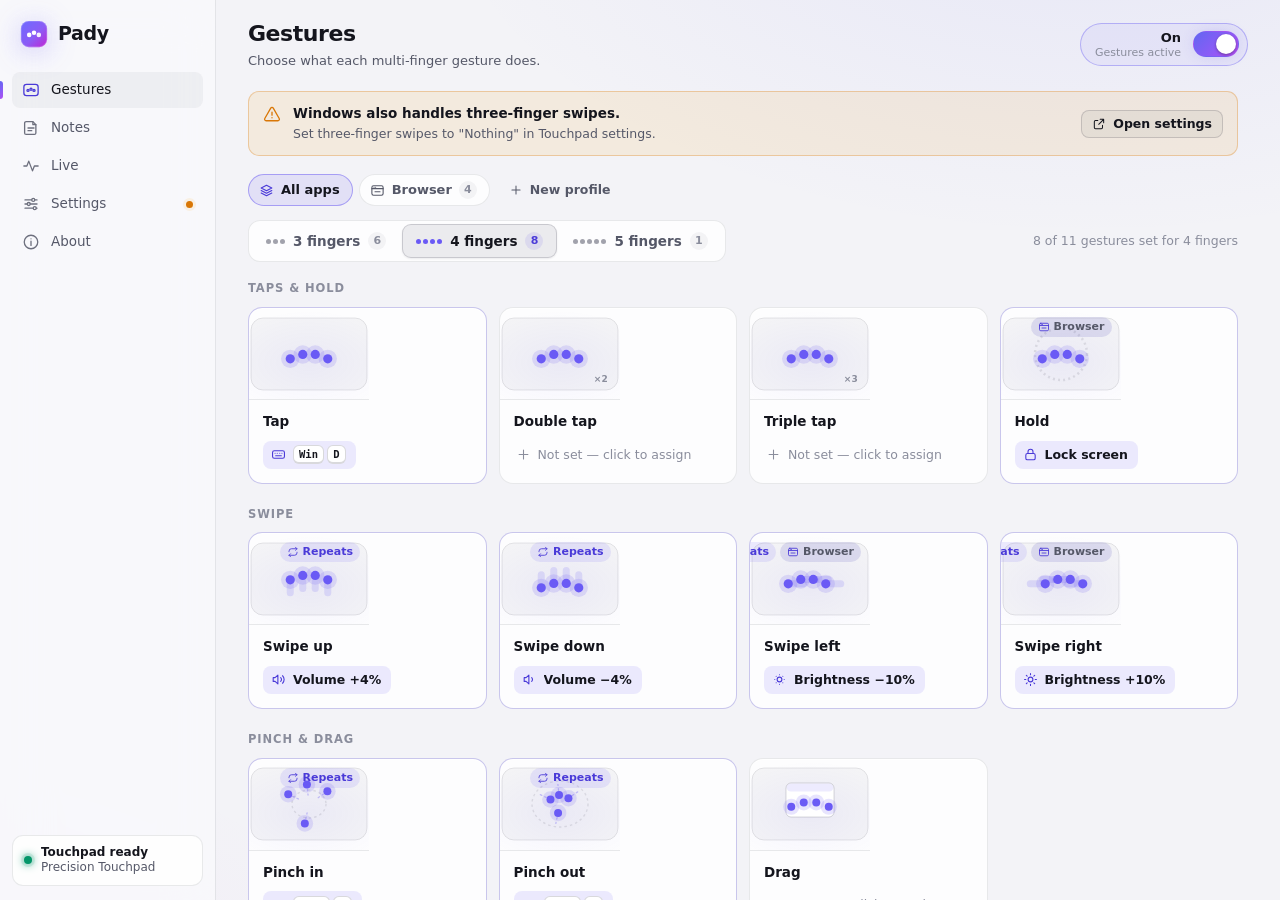
<file: crates/pady-app/ui/index.html>
<!doctype html>
<html lang="en">
<head>
  <meta charset="utf-8">
  <meta name="viewport" content="width=device-width, initial-scale=1">
  <meta name="color-scheme" content="dark light">
  <title>Pady</title>
  <link rel="icon" href="logo.svg" type="image/svg+xml">
  <link rel="stylesheet" href="styles.css">
</head>
<body>
  <div class="app" id="app">
    <aside class="sidebar">
      <div class="brand">
        <span class="brand-mark" aria-hidden="true">
          <svg viewBox="0 0 32 32" width="28" height="28">
            <defs>
              <linearGradient id="brand-g" x1="0" y1="0" x2="1" y2="1">
                <stop offset="0" stop-color="#6d6bff"/>
                <stop offset=".55" stop-color="#8b5cf6"/>
                <stop offset="1" stop-color="#c026d3"/>
              </linearGradient>
            </defs>
            <rect x="1" y="1" width="30" height="30" rx="9" fill="url(#brand-g)"/>
            <rect x="1.5" y="1.5" width="29" height="29" rx="8.5" fill="none" stroke="#fff" stroke-opacity=".22"/>
            <circle cx="10.5" cy="17" r="2.6" fill="#fff"/>
            <circle cx="16" cy="14.6" r="2.6" fill="#fff"/>
            <circle cx="21.5" cy="17" r="2.6" fill="#fff" fill-opacity=".9"/>
          </svg>
        </span>
        <span class="brand-word">Pady</span>
        <span class="beta-badge" id="beta-badge" title="A beta: new things to try, maybe rough edges" hidden>Beta</span>
      </div>

      <nav class="nav" aria-label="Main">
        <button class="nav-item" type="button" data-page="gestures" data-icon="gestures"><span class="nav-label">Gestures</span></button>
        <button class="nav-item" type="button" data-page="glyphs" data-icon="glyph"><span class="nav-label">Glyphs</span></button>
        <button class="nav-item" type="button" data-page="notes" data-icon="note"><span class="nav-label">Notes</span></button>
        <button class="nav-item" type="button" data-page="live" data-icon="live"><span class="nav-label">Live</span></button>
        <button class="nav-item" type="button" data-page="settings" data-icon="settings"><span class="nav-label">Settings</span><span class="nav-dot" id="settings-dot" hidden title="Needs attention"></span></button>
        <button class="nav-item" type="button" data-page="about" data-icon="info"><span class="nav-label">About</span></button>
      </nav>

      <div class="sidebar-foot">
        <div class="device-pill" id="device-pill" role="status"></div>
      </div>
    </aside>

    <main class="main">
      <header class="topbar">
        <div class="topbar-titles">
          <h1 id="page-title">Gestures</h1>
          <p id="page-sub" class="muted"></p>
        </div>
        <div class="topbar-actions">
          <span class="save-flag" id="save-flag" aria-live="polite"></span>
          <label class="master" id="master">
            <span class="master-text">
              <span class="master-state" id="master-state">On</span>
              <span class="master-hint" id="master-hint">Gestures active</span>
            </span>
            <span class="switch switch--lg">
              <input type="checkbox" role="switch" id="master-switch" aria-label="Enable Pady">
              <span class="switch-track"><span class="switch-thumb"></span></span>
            </span>
          </label>
        </div>
      </header>

      <div class="content" id="content">
        <section class="page" id="page-gestures" data-title="Gestures" data-sub="Choose what each multi-finger gesture does." hidden></section>
        <section class="page" id="page-glyphs" data-title="Glyphs" data-sub="Draw a glyph with two fingers to run any action." hidden></section>
        <section class="page" id="page-notes" data-title="Notes" data-sub="Jot things down with a gesture, from any app." hidden></section>
        <section class="page" id="page-live" data-title="Live" data-sub="See exactly what Pady sees on your touchpad." hidden></section>
        <section class="page" id="page-settings" data-title="Settings" data-sub="Tune how gestures are recognised." hidden></section>
        <section class="page" id="page-about" data-title="About" data-sub="" hidden></section>
        <div class="boot" id="boot"><div class="boot-spinner"></div></div>
      </div>
    </main>
  </div>

  <div id="overlay-root"></div>
  <div class="toasts" id="toasts" aria-live="polite" aria-relevant="additions"></div>

  <!-- mock.js is inert inside Tauri (it returns early when window.__TAURI__ exists). -->
  <script src="mock.js"></script>
  <script src="icons.js"></script>
  <script src="model.js"></script>
  <script src="app.js"></script>
</body>
</html>
</file>
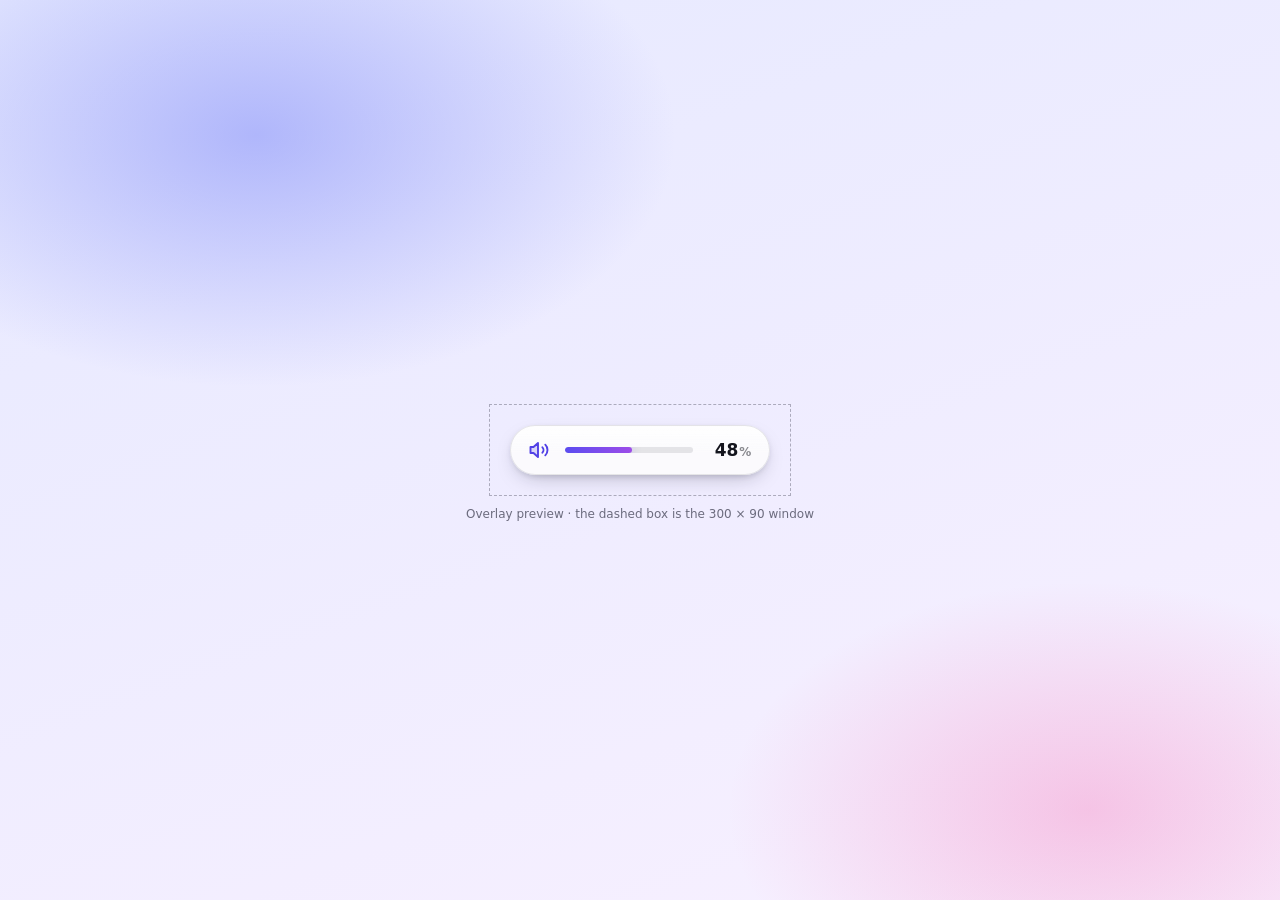
<file: crates/pady-app/ui/overlay.html>
<!doctype html>
<html lang="en">
<head>
  <meta charset="utf-8">
  <meta name="viewport" content="width=device-width, initial-scale=1">
  <!-- No color-scheme meta on purpose: a "dark" scheme can make the webview paint an
       opaque dark canvas behind a transparent window. Colours come from overlay.css. -->
  <title>Pady overlay</title>
  <link rel="stylesheet" href="overlay.css">
</head>
<body>
  <div class="stage">
    <div class="pill" id="pill" role="status" aria-live="polite" aria-atomic="true">
      <span class="pill-icon" id="pill-icon" aria-hidden="true"></span>
      <span class="pill-track" aria-hidden="true"><span class="pill-fill" id="pill-fill"></span></span>
      <span class="pill-value" aria-hidden="true"><span id="pill-num">0</span><span class="pill-unit">%</span></span>
      <span class="sr-only" id="pill-label"></span>
    </div>
    <p class="demo-caption" id="demo-caption" hidden>Overlay preview · the dashed box is the 300 × 90 window</p>
  </div>
  <script src="overlay.js"></script>
</body>
</html>
</file>
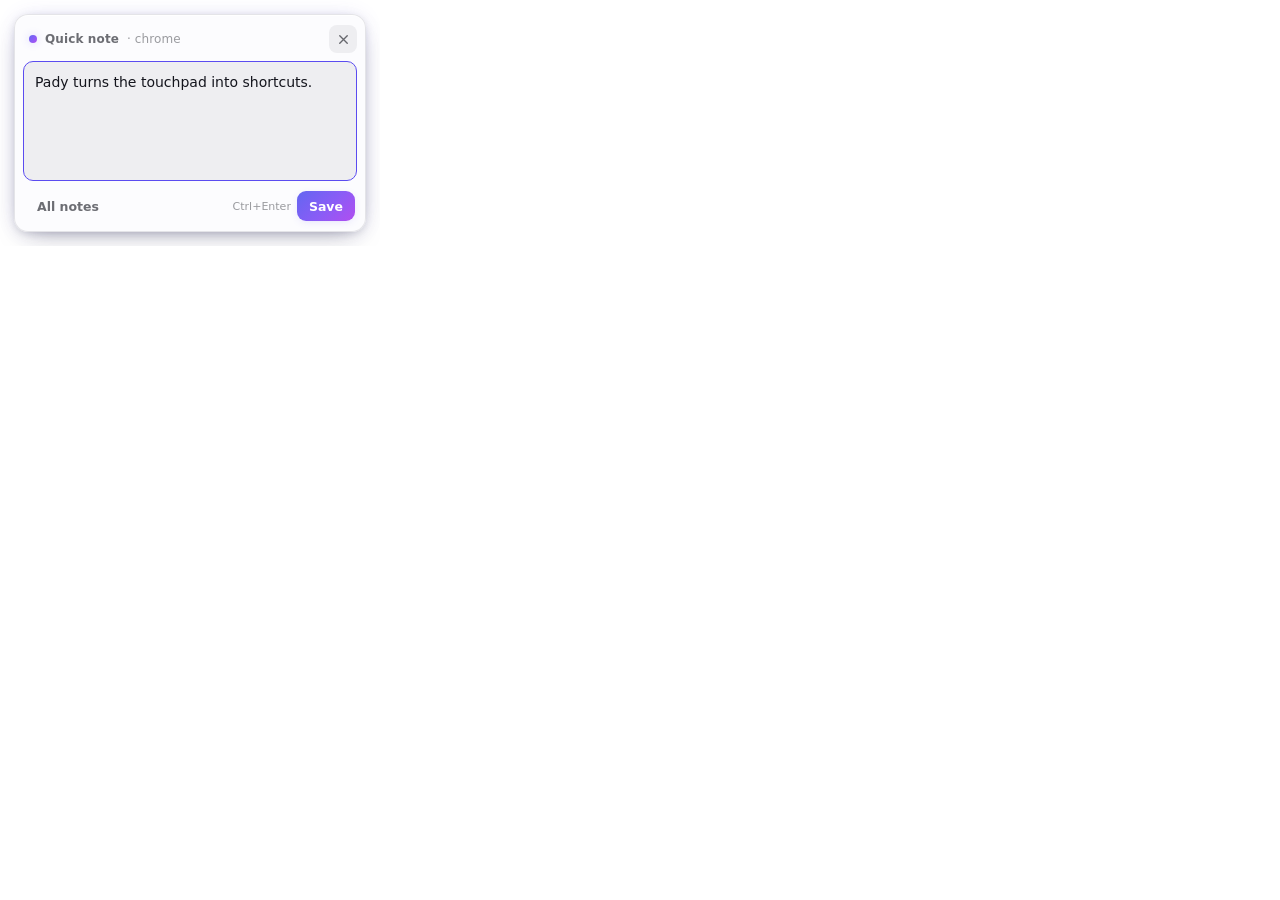
<file: crates/pady-app/ui/quick.html>
<!doctype html>
<html lang="en">
<head>
  <meta charset="utf-8">
  <meta name="viewport" content="width=device-width, initial-scale=1">
  <!-- No color-scheme meta: it can paint an opaque canvas behind the transparent window. -->
  <title>Pady quick note</title>
  <link rel="stylesheet" href="quick.css">
</head>
<body>
  <main class="card" id="card" tabindex="-1" role="dialog" aria-labelledby="title">
    <header class="head" title="Drag to move">
      <span class="dot" aria-hidden="true"></span>
      <span class="title" id="title">Quick note</span>
      <span class="source" id="source"></span>
      <button class="icon-btn" id="close" type="button" aria-label="Save and close (Esc)" title="Save and close (Esc)">
        <svg viewBox="0 0 24 24" width="15" height="15" aria-hidden="true"><path d="M6 6l12 12M18 6L6 18"/></svg>
      </button>
    </header>
    <section class="body">
      <textarea class="note-text" id="note" placeholder="Write something…" aria-label="Note" spellcheck="true"></textarea>
    </section>
    <footer class="foot" id="foot">
      <button class="btn btn--ghost" id="all" type="button">All notes</button>
      <span class="spacer"></span>
      <span class="hint" id="hint">Ctrl+Enter</span>
      <button class="btn btn--primary" id="save" type="button">Save</button>
    </footer>
  </main>
  <script src="quick.js"></script>
</body>
</html>
</file>
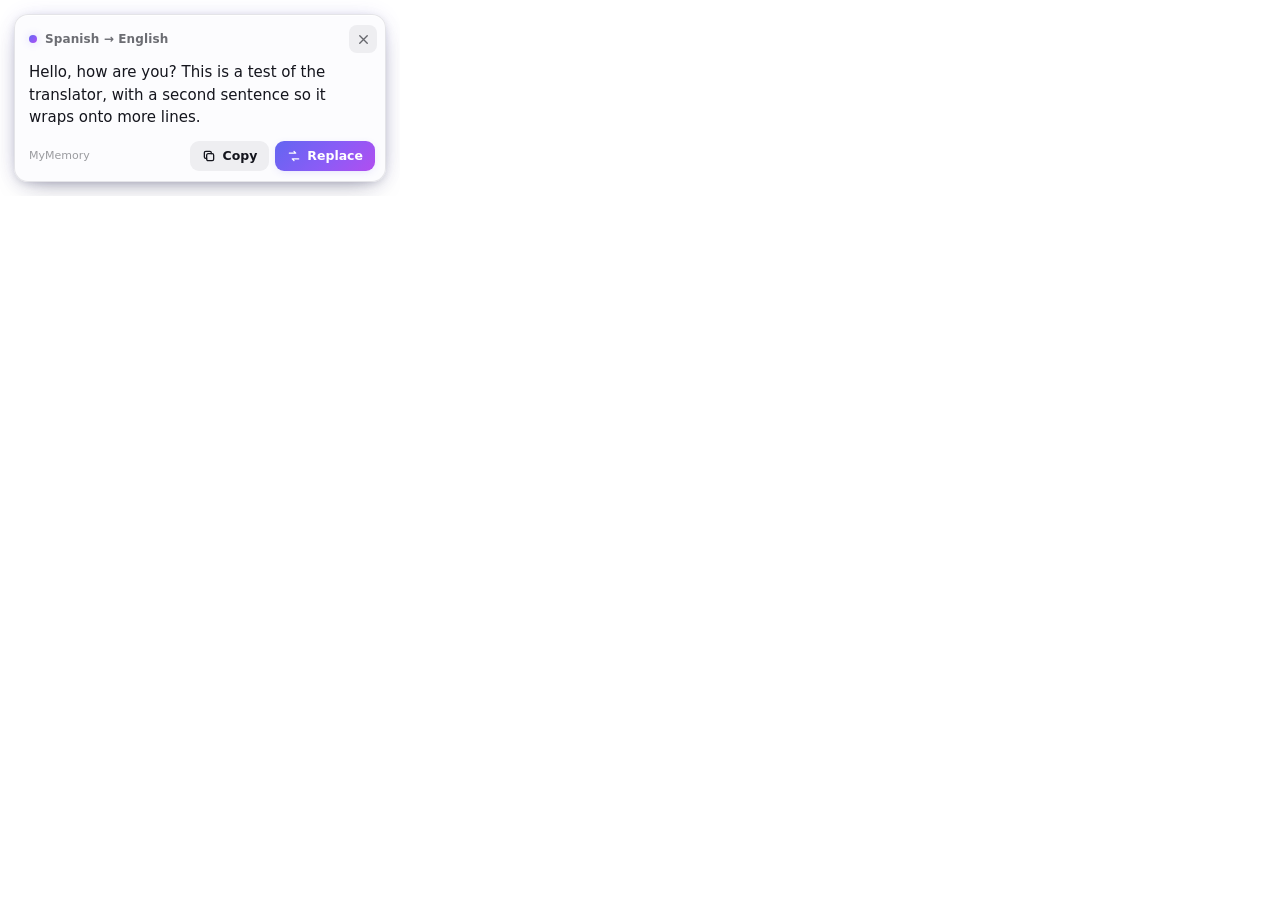
<file: crates/pady-app/ui/translate.html>
<!doctype html>
<html lang="en">
<head>
  <meta charset="utf-8">
  <meta name="viewport" content="width=device-width, initial-scale=1">
  <!-- No color-scheme meta: it can paint an opaque canvas behind the transparent window. -->
  <title>Pady translation</title>
  <link rel="stylesheet" href="translate.css">
</head>
<body>
  <main class="card" id="card" tabindex="-1" role="dialog" aria-labelledby="langs" aria-describedby="body">
    <header class="head" title="Drag to move">
      <span class="dot" aria-hidden="true"></span>
      <span class="langs" id="langs">Translating…</span>
      <button class="icon-btn" id="close" type="button" aria-label="Close (Esc)" title="Close (Esc)">
        <svg viewBox="0 0 24 24" width="15" height="15" aria-hidden="true"><path d="M6 6l12 12M18 6L6 18"/></svg>
      </button>
    </header>
    <section class="body" id="body" aria-live="polite"></section>
    <footer class="foot" id="foot">
      <span class="engine" id="engine"></span>
      <span class="spacer"></span>
      <button class="btn" id="copy" type="button" title="Copy the translation (Ctrl+C)">
        <svg viewBox="0 0 24 24" width="14" height="14" aria-hidden="true"><rect x="8" y="8" width="12" height="12" rx="2.5"/><path d="M16 8V6.5A2.5 2.5 0 0 0 13.5 4h-7A2.5 2.5 0 0 0 4 6.5v7A2.5 2.5 0 0 0 6.5 16H8"/></svg>
        <span>Copy</span>
      </button>
      <button class="btn btn--primary" id="replace" type="button" title="Put the translation in place of the selected text">
        <svg viewBox="0 0 24 24" width="14" height="14" aria-hidden="true"><path d="M4 7h11l-3-3M20 17H9l3 3"/></svg>
        <span>Replace</span>
      </button>
      <button class="btn btn--primary" id="retry" type="button" hidden>
        <svg viewBox="0 0 24 24" width="14" height="14" aria-hidden="true"><path d="M3.5 12a8.5 8.5 0 1 0 2.6-6.1L3.5 8.5"/><path d="M3.5 3.5v5h5"/></svg>
        <span>Try again</span>
      </button>
    </footer>
  </main>
  <script src="translate.js"></script>
</body>
</html>
</file>
<file: crates/pady-app/ui/styles.css>
/* =========================================================================
   Pady — styles
   Dark graphite by default, light theme via prefers-color-scheme
   (or html[data-theme] override used by the browser preview).
   ========================================================================= */

/* ---------- Tokens ---------- */
:root {
  color-scheme: dark;
  --font: "Segoe UI Variable Text", "Segoe UI", Inter, system-ui, -apple-system, Ubuntu, Cantarell, sans-serif;
  --font-display: "Segoe UI Variable Display", "Segoe UI Variable Text", "Segoe UI", Inter, system-ui, -apple-system, Ubuntu, Cantarell, sans-serif;
  --mono: "Cascadia Code", "Cascadia Mono", Consolas, "JetBrains Mono", "Ubuntu Mono", ui-monospace, monospace;

  --bg: #0b0c11;
  --bg-glow-1: rgb(99 102 241 / calc(0.13 * var(--glow-k, 1)));
  --bg-glow-2: rgb(168 85 247 / calc(0.08 * var(--glow-k, 1)));
  --sidebar: rgba(17, 18, 25, 0.72);
  --surface: rgba(255, 255, 255, 0.032);
  --surface-2: rgba(255, 255, 255, 0.055);
  --surface-3: rgba(255, 255, 255, 0.085);
  --surface-solid: #15161e;
  --surface-raised: #181922;
  --hover: rgba(255, 255, 255, 0.045);
  --border: rgba(255, 255, 255, 0.075);
  --border-strong: rgba(255, 255, 255, 0.13);
  --hairline-top: rgba(255, 255, 255, 0.06);

  --text: #ecedf4;
  --text-2: #a6a9b8;
  --text-3: #6f7283;

  --accent: #7c6cff;
  --accent-strong: #8f7dff;
  --accent-grad: linear-gradient(135deg, #6366f1 0%, #8b5cf6 55%, #b14ef0 100%);
  --accent-soft: rgba(124, 108, 255, 0.15);
  --accent-softer: rgba(124, 108, 255, 0.08);
  --accent-text: #b9b0ff;
  --accent-glow: rgb(124 108 255 / calc(0.45 * var(--glow-k, 1)));
  --on-accent: #ffffff;

  --green: #34d399;
  --green-soft: rgba(52, 211, 153, 0.12);
  --amber: #fbbf24;
  --amber-text: #fcd34d;
  --amber-soft: rgba(251, 191, 36, 0.1);
  --amber-border: rgba(251, 191, 36, 0.28);
  --red: #f87171;
  --red-soft: rgba(248, 113, 113, 0.12);

  --finger: #9d8fff;
  --finger-glow: rgb(141 125 255 / calc(0.55 * var(--glow-k, 1)));
  --illo-pad: rgba(255, 255, 255, 0.035);
  --illo-stroke: rgba(255, 255, 255, 0.09);

  --shadow-sm: 0 1px 2px rgba(0, 0, 0, 0.35);
  --shadow-md: 0 8px 24px -8px rgba(0, 0, 0, 0.55);
  --shadow-lg: 0 30px 80px -20px rgba(0, 0, 0, 0.7), 0 0 0 1px rgba(255, 255, 255, 0.04);
  --backdrop: rgba(6, 7, 10, 0.55);

  --r-sm: 8px;
  --r: 11px;
  --r-lg: 14px;
  --ease: cubic-bezier(0.2, 0.8, 0.2, 1);
  --ease-in-out: cubic-bezier(0.65, 0, 0.35, 1);
  --focus-ring: 0 0 0 2px var(--bg), 0 0 0 4px var(--accent-strong);
  --sidebar-w: 216px;
}

@media (prefers-color-scheme: light) {
  :root:not([data-theme="dark"]) {
    color-scheme: light;
    --bg: #f3f3f7;
    --bg-glow-1: rgb(99 102 241 / calc(0.09 * var(--glow-k, 1)));
    --bg-glow-2: rgb(192 38 211 / calc(0.05 * var(--glow-k, 1)));
    --sidebar: rgba(250, 250, 253, 0.75);
    --surface: rgba(255, 255, 255, 0.82);
    --surface-2: rgba(20, 22, 40, 0.045);
    --surface-3: rgba(20, 22, 40, 0.075);
    --surface-solid: #ffffff;
    --surface-raised: #ffffff;
    --hover: rgba(20, 22, 40, 0.04);
    --border: rgba(20, 22, 40, 0.09);
    --border-strong: rgba(20, 22, 40, 0.16);
    --hairline-top: rgba(255, 255, 255, 0.9);
    --text: #14151d;
    --text-2: #555868;
    --text-3: #8a8d9c;
    --accent: #5b4cf0;
    --accent-strong: #5141e6;
    --accent-soft: rgba(91, 76, 240, 0.11);
    --accent-softer: rgba(91, 76, 240, 0.06);
    --accent-text: #4a3ad8;
    --accent-glow: rgb(91 76 240 / calc(0.3 * var(--glow-k, 1)));
    --green: #059669;
    --green-soft: rgba(5, 150, 105, 0.1);
    --amber: #d97706;
    --amber-text: #9a5b04;
    --amber-soft: rgba(245, 158, 11, 0.1);
    --amber-border: rgba(217, 119, 6, 0.3);
    --red: #dc2626;
    --red-soft: rgba(220, 38, 38, 0.08);
    --finger: #6a5af5;
    --finger-glow: rgb(106 90 245 / calc(0.35 * var(--glow-k, 1)));
    --illo-pad: rgba(20, 22, 40, 0.035);
    --illo-stroke: rgba(20, 22, 40, 0.1);
    --shadow-sm: 0 1px 2px rgba(20, 22, 40, 0.08);
    --shadow-md: 0 8px 24px -10px rgba(20, 22, 40, 0.18);
    --shadow-lg: 0 30px 80px -20px rgba(20, 22, 40, 0.3), 0 0 0 1px rgba(20, 22, 40, 0.06);
    --backdrop: rgba(20, 22, 35, 0.28);
  }
}
/* Same light palette, forced (used by ?theme=light in the browser preview). */
:root[data-theme="light"] {
  color-scheme: light;
  --bg: #f3f3f7;
  --bg-glow-1: rgb(99 102 241 / calc(0.09 * var(--glow-k, 1)));
  --bg-glow-2: rgb(192 38 211 / calc(0.05 * var(--glow-k, 1)));
  --sidebar: rgba(250, 250, 253, 0.75);
  --surface: rgba(255, 255, 255, 0.82);
  --surface-2: rgba(20, 22, 40, 0.045);
  --surface-3: rgba(20, 22, 40, 0.075);
  --surface-solid: #ffffff;
  --surface-raised: #ffffff;
  --hover: rgba(20, 22, 40, 0.04);
  --border: rgba(20, 22, 40, 0.09);
  --border-strong: rgba(20, 22, 40, 0.16);
  --hairline-top: rgba(255, 255, 255, 0.9);
  --text: #14151d;
  --text-2: #555868;
  --text-3: #8a8d9c;
  --accent: #5b4cf0;
  --accent-strong: #5141e6;
  --accent-soft: rgba(91, 76, 240, 0.11);
  --accent-softer: rgba(91, 76, 240, 0.06);
  --accent-text: #4a3ad8;
  --accent-glow: rgb(91 76 240 / calc(0.3 * var(--glow-k, 1)));
  --green: #059669;
  --green-soft: rgba(5, 150, 105, 0.1);
  --amber: #d97706;
  --amber-text: #9a5b04;
  --amber-soft: rgba(245, 158, 11, 0.1);
  --amber-border: rgba(217, 119, 6, 0.3);
  --red: #dc2626;
  --red-soft: rgba(220, 38, 38, 0.08);
  --finger: #6a5af5;
  --finger-glow: rgb(106 90 245 / calc(0.35 * var(--glow-k, 1)));
  --illo-pad: rgba(20, 22, 40, 0.035);
  --illo-stroke: rgba(20, 22, 40, 0.1);
  --shadow-sm: 0 1px 2px rgba(20, 22, 40, 0.08);
  --shadow-md: 0 8px 24px -10px rgba(20, 22, 40, 0.18);
  --shadow-lg: 0 30px 80px -20px rgba(20, 22, 40, 0.3), 0 0 0 1px rgba(20, 22, 40, 0.06);
  --backdrop: rgba(20, 22, 35, 0.28);
}

/* ---------- Base ---------- */
*, *::before, *::after { box-sizing: border-box; }
html, body { height: 100%; }
body {
  margin: 0;
  font-family: var(--font);
  font-size: 13.5px;
  line-height: 1.45;
  color: var(--text);
  background:
    radial-gradient(1100px 620px at 85% -15%, var(--bg-glow-1), transparent 60%),
    radial-gradient(900px 520px at -10% 115%, var(--bg-glow-2), transparent 60%),
    var(--bg);
  background-attachment: fixed;
  overflow: hidden;
  -webkit-font-smoothing: antialiased;
  text-rendering: optimizeLegibility;
  user-select: none;
  -webkit-user-select: none;
}
input, textarea, .selectable, code, .path { user-select: text; -webkit-user-select: text; }
button, input, select, textarea { font: inherit; color: inherit; }
button { cursor: pointer; }
h1, h2, h3, h4, p { margin: 0; }
[hidden] { display: none !important; }
.muted { color: var(--text-2); }
.faint { color: var(--text-3); }
.icon { flex: none; display: block; }
code, .mono { font-family: var(--mono); font-size: 0.92em; }
a { color: var(--accent-text); }

:focus { outline: none; }
:focus-visible { outline: none; box-shadow: var(--focus-ring); }

::-webkit-scrollbar { width: 10px; height: 10px; }
::-webkit-scrollbar-thumb { background: var(--surface-3); border-radius: 10px; border: 3px solid transparent; background-clip: padding-box; }
::-webkit-scrollbar-thumb:hover { background-color: var(--border-strong); }
::-webkit-scrollbar-track { background: transparent; }

.sr-only { position: absolute; width: 1px; height: 1px; overflow: hidden; clip: rect(0 0 0 0); white-space: nowrap; }

/* ---------- App shell ---------- */
.app {
  display: grid;
  grid-template-columns: var(--sidebar-w) minmax(0, 1fr);
  height: 100vh;
}

.sidebar {
  display: flex;
  flex-direction: column;
  gap: 18px;
  padding: 18px 12px 14px;
  background: var(--sidebar);
  border-right: 1px solid var(--border);
  backdrop-filter: blur(24px) saturate(1.3);
  -webkit-backdrop-filter: blur(24px) saturate(1.3);
  min-width: 0;
}
.brand { display: flex; align-items: center; gap: 10px; padding: 2px 8px 6px; }
.brand-mark { display: grid; filter: drop-shadow(0 4px 14px var(--accent-glow)); transition: filter .3s, opacity .3s; }
.brand-word { font-family: var(--font-display); font-weight: 700; font-size: 19px; letter-spacing: -0.02em; }
.beta-badge {
  padding: 2px 7px; border-radius: 6px; font-size: 10.5px; font-weight: 750; letter-spacing: .08em; text-transform: uppercase;
  color: #fff; background: linear-gradient(135deg, #f59e0b, #ec4899); box-shadow: 0 4px 14px -4px rgba(236, 72, 153, .6);
}
.badge--beta { background: linear-gradient(135deg, #f59e0b, #ec4899) !important; color: #fff !important; }
.app.is-paused .brand-mark { filter: grayscale(1) opacity(.55); }

.nav { display: flex; flex-direction: column; gap: 2px; }
.nav-item {
  position: relative;
  display: flex; align-items: center; gap: 11px;
  height: 36px; padding: 0 10px;
  border: 0; border-radius: var(--r-sm);
  background: transparent; color: var(--text-2);
  font-weight: 500; text-align: left;
  transition: background .15s, color .15s;
}
.nav-item .icon { opacity: .85; }
.nav-item:hover { background: var(--hover); color: var(--text); }
.nav-item[aria-current="page"] { background: var(--surface-2); color: var(--text); }
.nav-item[aria-current="page"]::before {
  content: ""; position: absolute; left: -12px; top: 9px; bottom: 9px; width: 3px;
  border-radius: 0 3px 3px 0; background: var(--accent-grad);
}
.nav-item[aria-current="page"] .icon { color: var(--accent-text); opacity: 1; }
.nav-dot {
  margin-left: auto; width: 7px; height: 7px; border-radius: 50%;
  background: var(--amber); box-shadow: 0 0 0 3px var(--amber-soft);
}

.sidebar-foot { margin-top: auto; }
.device-pill {
  display: flex; align-items: center; gap: 9px;
  padding: 9px 11px; border-radius: var(--r);
  background: var(--surface); border: 1px solid var(--border);
  font-size: 12px; color: var(--text-2); min-width: 0;
}
.device-pill .dot { flex: none; width: 8px; height: 8px; border-radius: 50%; background: var(--green); box-shadow: 0 0 0 3px var(--green-soft), 0 0 10px var(--green); }
.device-pill.is-warn .dot { background: var(--amber); box-shadow: 0 0 0 3px var(--amber-soft); }
.device-pill.is-warn { border-color: var(--amber-border); background: var(--amber-soft); color: var(--amber-text); }
.device-pill .pill-text { min-width: 0; display: flex; flex-direction: column; line-height: 1.3; }
.device-pill strong { font-weight: 600; color: var(--text); font-size: 12px; }
.device-pill.is-warn strong { color: var(--amber-text); }
.device-pill .pill-sub { white-space: nowrap; overflow: hidden; text-overflow: ellipsis; }

.main { display: flex; flex-direction: column; min-width: 0; min-height: 0; }

.topbar {
  display: flex; align-items: center; justify-content: space-between; gap: 16px;
  padding: 18px 32px 14px;
  min-height: 74px;
}
.topbar-titles { min-width: 0; }
.topbar h1 { font-family: var(--font-display); font-size: 22px; font-weight: 650; letter-spacing: -0.02em; }
.topbar p { font-size: 13px; margin-top: 2px; white-space: nowrap; overflow: hidden; text-overflow: ellipsis; }
.topbar-actions { display: flex; align-items: center; gap: 14px; flex: none; }

.save-flag {
  display: inline-flex; align-items: center; gap: 6px;
  font-size: 12px; color: var(--text-3); opacity: 0; transform: translateY(2px);
  transition: opacity .25s, transform .25s;
}
.save-flag.is-on { opacity: 1; transform: none; }
.save-flag.is-done { color: var(--green); }

.master {
  display: flex; align-items: center; gap: 12px;
  padding: 6px 8px 6px 14px; border-radius: 999px;
  background: var(--surface); border: 1px solid var(--border);
  cursor: pointer; transition: border-color .2s, background .2s;
}
.master:hover { border-color: var(--border-strong); }
.master-text { display: flex; flex-direction: column; line-height: 1.2; text-align: right; }
.master-state { font-weight: 650; font-size: 13px; }
.master-hint { font-size: 11px; color: var(--text-3); }
.app:not(.is-paused) .master { border-color: color-mix(in srgb, var(--accent) 35%, transparent); background: var(--accent-softer); }

.content {
  position: relative;
  flex: 1; min-height: 0;
  overflow-y: auto; overflow-x: hidden;
  padding: 6px 32px 40px;
  scrollbar-gutter: stable;
}
.page { animation: page-in .32s var(--ease) backwards; max-width: 1120px; }
@keyframes page-in { from { opacity: 0; transform: translateY(6px); } to { opacity: 1; transform: none; } }

.boot { position: absolute; inset: 0; display: grid; place-items: center; }
.boot-spinner { width: 22px; height: 22px; border-radius: 50%; border: 2px solid var(--surface-3); border-top-color: var(--accent); animation: spin .8s linear infinite; }
@keyframes spin { to { transform: rotate(360deg); } }

/* ---------- Controls ---------- */
.btn {
  display: inline-flex; align-items: center; justify-content: center; gap: 7px;
  height: 34px; padding: 0 14px;
  border-radius: var(--r-sm);
  border: 1px solid var(--border-strong);
  background: var(--surface-2); color: var(--text);
  font-weight: 550; font-size: 13px; white-space: nowrap;
  transition: background .15s, border-color .15s, transform .08s, box-shadow .15s, opacity .15s;
}
.btn:hover { background: var(--surface-3); }
.btn:active { transform: translateY(1px); }
.btn:disabled { opacity: .45; pointer-events: none; }
.btn--primary {
  border-color: transparent; color: var(--on-accent);
  background: var(--accent-grad);
  box-shadow: 0 1px 0 rgba(255, 255, 255, 0.18) inset, 0 6px 18px -6px var(--accent-glow);
}
.btn--primary:hover { filter: brightness(1.08); background: var(--accent-grad); }
.btn--ghost { background: transparent; border-color: transparent; color: var(--text-2); }
.btn--ghost:hover { background: var(--hover); color: var(--text); }
.btn--danger { background: transparent; border-color: transparent; color: var(--red); }
.btn--danger:hover { background: var(--red-soft); }
.btn--primary.btn--danger-fill { background: var(--red); color: #fff; box-shadow: 0 6px 18px -6px var(--red); }
.btn--primary.btn--danger-fill:hover { background: var(--red); filter: brightness(1.08); }
.btn--sm { height: 28px; padding: 0 10px; font-size: 12.5px; }
.btn--icon { width: 32px; padding: 0; }
.btn .kbd-hint { font-size: 11px; opacity: .7; font-weight: 500; }
.btn.is-busy { pointer-events: none; }
.btn.is-busy .icon { animation: spin .8s linear infinite; }

/* Switch */
.switch { position: relative; display: inline-flex; flex: none; }
.switch input { position: absolute; inset: 0; opacity: 0; margin: 0; cursor: pointer; z-index: 1; }
.switch-track {
  width: 38px; height: 22px; border-radius: 999px;
  background: var(--surface-3); border: 1px solid var(--border-strong);
  display: flex; align-items: center; padding: 2px;
  transition: background .2s, border-color .2s, box-shadow .2s;
}
.switch-thumb {
  width: 16px; height: 16px; border-radius: 50%; background: #fff;
  box-shadow: 0 1px 3px rgba(0, 0, 0, 0.35);
  transition: transform .25s var(--ease);
}
.switch input:checked + .switch-track { background: var(--accent-grad); border-color: transparent; box-shadow: 0 0 16px -4px var(--accent-glow); }
.switch input:checked + .switch-track .switch-thumb { transform: translateX(16px); }
.switch input:focus-visible + .switch-track { box-shadow: var(--focus-ring); }
.switch--lg .switch-track { width: 46px; height: 26px; }
.switch--lg .switch-thumb { width: 20px; height: 20px; }
.switch--lg input:checked + .switch-track .switch-thumb { transform: translateX(20px); }

/* Segmented control with a sliding indicator */
.seg {
  position: relative; display: inline-flex; padding: 3px; gap: 2px;
  border-radius: 12px; background: var(--surface); border: 1px solid var(--border);
}
.seg-indicator {
  position: absolute; top: 3px; bottom: 3px; left: 0; border-radius: 9px;
  background: var(--surface-3); border: 1px solid var(--border-strong);
  box-shadow: var(--shadow-sm);
  pointer-events: none;
}
.seg-indicator.is-ready { transition: transform .3s var(--ease), width .3s var(--ease); }
.seg-btn {
  position: relative; z-index: 1;
  display: inline-flex; align-items: center; gap: 8px;
  height: 34px; padding: 0 14px; border: 0; border-radius: 9px;
  background: transparent; color: var(--text-2); font-weight: 550;
  transition: color .15s;
}
.seg-btn:hover { color: var(--text); }
.seg-btn[aria-checked="true"] { color: var(--text); }
.seg-btn .seg-count {
  font-size: 11px; font-weight: 600; min-width: 18px; height: 18px; padding: 0 5px;
  border-radius: 999px; display: inline-grid; place-items: center;
  background: var(--surface-2); color: var(--text-3);
}
.seg-btn[aria-checked="true"] .seg-count { background: var(--accent-soft); color: var(--accent-text); }
.seg-btn .seg-fingers { display: inline-flex; gap: 2px; }
.seg-btn .seg-fingers i { width: 5px; height: 5px; border-radius: 50%; background: currentColor; opacity: .55; }
.seg-btn[aria-checked="true"] .seg-fingers i { background: var(--finger); opacity: 1; }
.seg-btn.is-ping::after, .nav-item.is-ping::after {
  content: ""; position: absolute; inset: 0; border-radius: 9px;
  box-shadow: 0 0 0 1.5px var(--accent); animation: ping .9s var(--ease) forwards;
}
@keyframes ping { from { opacity: 1; } to { opacity: 0; transform: scale(1.12); } }
.seg--sm .seg-btn { height: 28px; padding: 0 11px; font-size: 12.5px; }

/* Inputs */
.field { display: flex; flex-direction: column; gap: 6px; }
.field + .field { margin-top: 12px; }
.label { font-size: 12px; font-weight: 600; color: var(--text-2); }
.input, .select {
  width: 100%; height: 36px; padding: 0 11px;
  border-radius: var(--r-sm); border: 1px solid var(--border-strong);
  background: var(--surface-2); color: var(--text);
  transition: border-color .15s, box-shadow .15s, background .15s;
}
.input::placeholder { color: var(--text-3); }
.input:hover, .select:hover { border-color: color-mix(in srgb, var(--text) 22%, transparent); }
.input:focus, .select:focus { border-color: var(--accent); box-shadow: 0 0 0 3px var(--accent-soft); background: var(--surface-solid); }
.input.is-invalid { border-color: var(--red); box-shadow: 0 0 0 3px var(--red-soft); }
.input--mono { font-family: var(--mono); font-size: 12.5px; }
.select {
  appearance: none; -webkit-appearance: none; padding-right: 32px;
  background-image: linear-gradient(45deg, transparent 50%, var(--text-2) 50%), linear-gradient(135deg, var(--text-2) 50%, transparent 50%);
  background-position: calc(100% - 16px) 15px, calc(100% - 11px) 15px;
  background-size: 5px 5px; background-repeat: no-repeat;
}
.select option { background: var(--surface-solid); color: var(--text); }
.help { font-size: 12px; color: var(--text-3); }
.error-text { font-size: 12px; color: var(--red); display: flex; align-items: center; gap: 6px; }

/* Range slider with filled track (fill set via --fill by JS) */
.range {
  --fill: 50%;
  -webkit-appearance: none; appearance: none;
  width: 100%; height: 22px; background: transparent; margin: 0; cursor: pointer;
}
.range::-webkit-slider-runnable-track {
  height: 4px; border-radius: 4px;
  background: linear-gradient(90deg, var(--accent) 0, #a35cf5 var(--fill), var(--surface-3) var(--fill));
}
.range::-moz-range-track { height: 4px; border-radius: 4px; background: var(--surface-3); }
.range::-moz-range-progress { height: 4px; border-radius: 4px; background: var(--accent); }
.range::-webkit-slider-thumb {
  -webkit-appearance: none; width: 16px; height: 16px; margin-top: -6px; border-radius: 50%;
  background: #fff; border: 0;
  box-shadow: 0 0 0 1px rgba(0, 0, 0, 0.12), 0 2px 6px rgba(0, 0, 0, 0.35);
  transition: transform .15s var(--ease), box-shadow .15s;
}
.range::-moz-range-thumb { width: 16px; height: 16px; border-radius: 50%; background: #fff; border: 0; box-shadow: 0 2px 6px rgba(0, 0, 0, 0.35); }
.range:hover::-webkit-slider-thumb { transform: scale(1.12); }
.range:active::-webkit-slider-thumb { transform: scale(1.18); box-shadow: 0 0 0 6px var(--accent-soft), 0 2px 6px rgba(0, 0, 0, 0.35); }
.range:focus-visible { box-shadow: none; }
.range:focus-visible::-webkit-slider-thumb { box-shadow: var(--focus-ring); }

/* Keycaps */
.keys { display: inline-flex; align-items: center; gap: 4px; flex-wrap: wrap; }
.kbd {
  display: inline-flex; align-items: center; justify-content: center;
  min-width: 22px; height: 22px; padding: 0 6px;
  border-radius: 6px; border: 1px solid var(--border-strong); border-bottom-width: 2px;
  background: var(--surface-2); color: var(--text);
  font-size: 11.5px; font-weight: 600; line-height: 1; white-space: nowrap;
}
.kbd--lg { min-width: 34px; height: 34px; padding: 0 10px; font-size: 14px; border-radius: 8px; border-bottom-width: 3px; background: var(--surface-solid); }
.keys-plus { color: var(--text-3); font-size: 11px; }

/* Badges */
.badge {
  display: inline-flex; align-items: center; gap: 4px;
  height: 20px; padding: 0 7px; border-radius: 999px;
  font-size: 11px; font-weight: 600; white-space: nowrap;
  background: var(--surface-2); color: var(--text-2);
}
.badge .icon { width: 12px; height: 12px; }
.badge--accent { background: var(--accent-soft); color: var(--accent-text); }
.badge--warn { background: var(--amber-soft); color: var(--amber-text); box-shadow: inset 0 0 0 1px var(--amber-border); }

/* Banners */
.banner {
  display: flex; align-items: flex-start; gap: 12px;
  padding: 12px 14px; border-radius: var(--r);
  background: var(--amber-soft); border: 1px solid var(--amber-border);
  color: var(--text);
}
.banner > .icon { color: var(--amber); margin-top: 1px; }
.banner-body { flex: 1; min-width: 0; display: flex; flex-direction: column; gap: 2px; }
.banner-title { font-weight: 600; }
.banner-text { color: var(--text-2); font-size: 12.5px; }
.banner-actions { display: flex; gap: 6px; align-self: center; flex: none; }
.banner--info { background: var(--accent-softer); border-color: color-mix(in srgb, var(--accent) 30%, transparent); }
.banner--info > .icon { color: var(--accent-text); }
.banner + .banner { margin-top: 8px; }
.banners { display: flex; flex-direction: column; gap: 8px; margin-bottom: 18px; }
.banners:empty { display: none; }

/* ---------- Gestures page ---------- */
.gest-toolbar { display: flex; align-items: center; justify-content: space-between; gap: 12px; margin-bottom: 18px; flex-wrap: wrap; }
.gest-toolbar .summary { font-size: 12.5px; color: var(--text-3); }

.group { margin-bottom: 22px; }
.group-head { display: flex; align-items: baseline; gap: 10px; margin-bottom: 10px; }
.group-title { font-size: 11.5px; font-weight: 650; text-transform: uppercase; letter-spacing: .08em; color: var(--text-3); }
.group-note { font-size: 12px; color: var(--amber-text); display: inline-flex; align-items: center; gap: 6px; }
.group-note .icon { color: var(--amber); }
.grid { display: grid; grid-template-columns: repeat(3, minmax(0, 1fr)); gap: 12px; }
.grid--4 { grid-template-columns: repeat(4, minmax(0, 1fr)); }
@media (max-width: 999px) { .grid--4 { grid-template-columns: repeat(2, minmax(0, 1fr)); } }
@media (max-width: 640px) { .grid { grid-template-columns: repeat(2, minmax(0, 1fr)); } }

.card {
  position: relative;
  display: flex; flex-direction: column; text-align: left;
  padding: 0; overflow: hidden;
  border-radius: var(--r-lg);
  border: 1px solid var(--border);
  background: var(--surface);
  box-shadow: inset 0 1px 0 var(--hairline-top);
  transition: border-color .2s, background .2s, transform .2s var(--ease), box-shadow .2s;
}
.card.enter { animation: card-in .45s var(--ease) backwards; animation-delay: calc(var(--i, 0) * 35ms); }
@keyframes card-in { from { opacity: 0; transform: translateY(8px) scale(.985); } }
.card:hover { border-color: var(--border-strong); background: color-mix(in srgb, var(--surface) 70%, var(--surface-3)); transform: translateY(-2px); box-shadow: inset 0 1px 0 var(--hairline-top), var(--shadow-md); }
.card:active { transform: translateY(0); }
.card.is-bound { border-color: color-mix(in srgb, var(--accent) 22%, var(--border)); }
.card.is-shadowed { border-color: var(--amber-border); }
.card.is-fired { border-color: var(--accent); box-shadow: 0 0 0 1px var(--accent), 0 0 28px -6px var(--accent-glow); }
.card.is-inert .card-illo { opacity: .5; }

.card-illo {
  position: relative; height: 92px; display: grid; place-items: center;
  border-bottom: 1px solid var(--border);
  background: radial-gradient(120px 70px at 50% 60%, var(--accent-softer), transparent 75%);
  transition: opacity .2s;
}
.card-illo .illo { width: 120px; height: 76px; }
.card-badges { position: absolute; top: 9px; right: 9px; display: flex; gap: 4px; }
.card-body { display: flex; flex-direction: column; gap: 9px; padding: 12px 14px 14px; min-width: 0; }
.card-title { display: flex; align-items: center; justify-content: space-between; gap: 8px; }
.card-name { font-weight: 600; font-size: 13.5px; }
.card-trigger { font-family: var(--mono); font-size: 10.5px; color: var(--text-3); }
.card-edit { color: var(--text-3); opacity: 0; transform: translateX(-4px); transition: opacity .2s, transform .2s; }
.card:hover .card-edit, .card:focus-visible .card-edit { opacity: 1; transform: none; }
.card-note { font-size: 11.5px; color: var(--amber-text); line-height: 1.35; }

.chip {
  display: inline-flex; align-items: center; gap: 7px; max-width: 100%;
  min-height: 28px; padding: 4px 10px 4px 8px; border-radius: 8px;
  background: var(--accent-soft); color: var(--text);
  font-size: 12.5px; font-weight: 550;
}
.chip > .icon { color: var(--accent-text); }
.chip-text { min-width: 0; overflow: hidden; text-overflow: ellipsis; white-space: nowrap; }
.chip .kbd { height: 19px; min-width: 19px; font-size: 10.5px; padding: 0 5px; background: var(--surface-solid); }
.chip--empty { background: transparent; color: var(--text-3); padding-left: 2px; font-weight: 500; }
.chip--empty > .icon { color: var(--text-3); }
.card:hover .chip--empty { color: var(--text-2); }
.card.is-shadowed .chip { background: var(--surface-2); }
.card.is-shadowed .chip-text { text-decoration: line-through; text-decoration-color: var(--text-3); color: var(--text-2); }

/* ---------- Gesture illustrations ---------- */
.illo { overflow: visible; }
.illo-pad { fill: var(--illo-pad); stroke: var(--illo-stroke); stroke-width: 1; }
.illo-finger { fill: var(--finger); }
.illo-halo { fill: var(--finger); opacity: .16; }
.illo-f { transform-box: fill-box; transform-origin: center; }
.illo-trail line { stroke: var(--finger); stroke-width: 7; stroke-linecap: round; opacity: .16; }
.illo-ripple { fill: none; stroke: var(--finger); stroke-width: 1.4; opacity: 0; transform-box: fill-box; transform-origin: center; }
.illo-ring-track { fill: none; stroke: var(--illo-stroke); stroke-width: 2.5; stroke-dasharray: 2 3.2; }
.illo-ring { fill: none; stroke: var(--finger); stroke-width: 2.5; stroke-linecap: round; stroke-dasharray: 100; stroke-dashoffset: 100; transform-box: fill-box; transform-origin: center; transform: rotate(-90deg); }
.illo-window { fill: var(--surface-solid); stroke: var(--border-strong); stroke-width: 1; }
.illo-window-bar { fill: var(--accent-soft); }
.illo-cursor { fill: var(--text); }

.illo--up { --dx: 0; --dy: -1; --amp: 11px; }
.illo--down { --dx: 0; --dy: 1; --amp: 11px; }
.illo--left { --dx: -1; --dy: 0; --amp: 22px; }
.illo--right { --dx: 1; --dy: 0; --amp: 22px; }

/* Animations play on hover / focus / when the gesture fires / once on intro.
   Every keyframe starts and ends at the resting pose. */
:is(.card:hover, .card:focus-visible, .card.is-fired, .card.is-demo, .card.intro, .illo-live) .illo--swipe .illo-move { animation: illo-swipe 2.1s var(--ease-in-out) infinite; }
:is(.card:hover, .card:focus-visible, .card.is-fired, .card.is-demo, .card.intro, .illo-live) .illo--swipe .illo-trail line { animation: illo-trail 2.1s var(--ease-in-out) infinite; }
:is(.card:hover, .card:focus-visible, .card.is-fired, .card.is-demo, .card.intro, .illo-live) .illo--tap .illo-f { animation: illo-press 1.7s var(--ease) infinite; }
:is(.card:hover, .card:focus-visible, .card.is-fired, .card.is-demo, .card.intro, .illo-live) .illo--tap .illo-ripple { animation: illo-ripple 1.7s var(--ease) infinite; }
:is(.card:hover, .card:focus-visible, .card.is-fired, .card.is-demo, .card.intro, .illo-live) .illo--hold .illo-ring { animation: illo-ring 2.2s linear infinite; }
:is(.card:hover, .card:focus-visible, .card.is-fired, .card.is-demo, .card.intro, .illo-live) .illo--hold .illo-f { animation: illo-hold-press 2.2s var(--ease) infinite; }
:is(.card:hover, .card:focus-visible, .card.is-fired, .card.is-demo, .card.intro, .illo-live) .illo--drag .illo-move { animation: illo-drag 2.8s var(--ease-in-out) infinite; }
/* Hovered or focused cards (and the editor's header) play their demo twice,
   then rest, so a pointer left on a card doesn't keep the window busy. */
:is(.card:hover, .card:focus-visible) .illo *, .illo-live .illo * { animation-iteration-count: 2 !important; }
:is(.card.intro, .card.is-fired, .card.is-demo) .illo * { animation-iteration-count: 1 !important; }
/* "Gesture previews" off: the illustrations stay still. */
.no-previews .illo * { animation: none !important; }
.card.intro .illo * { animation-delay: calc(var(--i, 0) * 110ms + 250ms) !important; }

@keyframes illo-swipe {
  0% { transform: translate(0, 0); opacity: 1; }
  38% { transform: translate(calc(var(--dx) * var(--amp)), calc(var(--dy) * var(--amp))); opacity: 0; }
  39% { transform: translate(calc(var(--dx) * var(--amp) * -1), calc(var(--dy) * var(--amp) * -1)); opacity: 0; }
  62%, 100% { transform: translate(0, 0); opacity: 1; }
}
@keyframes illo-trail {
  0%, 62%, 100% { opacity: .16; }
  20% { opacity: .38; }
  39% { opacity: 0; }
}
@keyframes illo-press {
  0%, 12% { transform: scale(1); }
  22% { transform: scale(.72); }
  36%, 100% { transform: scale(1); }
}
@keyframes illo-ripple {
  0%, 20% { transform: scale(1); opacity: 0; }
  24% { opacity: .7; }
  62%, 100% { transform: scale(2.8); opacity: 0; }
}
@keyframes illo-ring {
  0% { stroke-dashoffset: 100; opacity: 1; }
  70% { stroke-dashoffset: 0; opacity: 1; stroke-width: 2.5; }
  78% { stroke-width: 4.5; }
  92% { stroke-dashoffset: 0; opacity: 0; stroke-width: 2.5; }
  100% { stroke-dashoffset: 100; opacity: 0; }
}
@keyframes illo-hold-press {
  0% { transform: scale(1); }
  10%, 70% { transform: scale(.86); }
  80%, 100% { transform: scale(1); }
}
@keyframes illo-drag {
  0% { transform: translate(0, 0); }
  35%, 48% { transform: translate(18px, 7px); }
  85% { transform: translate(-16px, -6px); }
  100% { transform: translate(0, 0); }
}

/* ---------- Drawer (editor) ---------- */
.backdrop {
  position: fixed; inset: 0; z-index: 40; background: var(--backdrop);
  backdrop-filter: blur(3px); -webkit-backdrop-filter: blur(3px);
  animation: fade-in .25s var(--ease) both;
}
.backdrop.is-closing { animation: fade-out .2s ease both; }
@keyframes fade-in { from { opacity: 0; } }
@keyframes fade-out { to { opacity: 0; } }

.drawer {
  position: fixed; top: 10px; right: 10px; bottom: 10px; z-index: 41;
  width: min(460px, calc(100vw - 20px));
  display: flex; flex-direction: column;
  border-radius: 16px; overflow: hidden;
  background: var(--surface-raised);
  border: 1px solid var(--border-strong);
  box-shadow: var(--shadow-lg);
  animation: drawer-in .38s var(--ease) both;
}
.drawer.is-closing { animation: drawer-out .22s ease-in both; }
@keyframes drawer-in { from { transform: translateX(calc(100% + 20px)); opacity: .4; } }
@keyframes drawer-out { to { transform: translateX(calc(100% + 20px)); opacity: .4; } }

.drawer-head {
  display: flex; align-items: center; gap: 14px;
  padding: 16px 16px 16px 18px;
  border-bottom: 1px solid var(--border);
  background: radial-gradient(260px 120px at 15% 0%, var(--accent-softer), transparent 80%);
}
.drawer-head .illo-wrap {
  flex: none; width: 92px; height: 60px; border-radius: 12px; display: grid; place-items: center;
  background: var(--surface-2); border: 1px solid var(--border);
}
.drawer-head .illo { width: 84px; height: 54px; }
.drawer-titles { flex: 1; min-width: 0; }
.drawer-titles h2 { font-family: var(--font-display); font-size: 17px; font-weight: 650; letter-spacing: -0.01em; }
.drawer-titles .sub { font-size: 12px; color: var(--text-3); display: flex; gap: 8px; align-items: center; margin-top: 2px; }

.drawer-body { flex: 1; overflow-y: auto; overflow-x: hidden; padding: 6px 18px 18px; }
.drawer-section { padding: 14px 0 4px; }
.drawer-section + .drawer-section { border-top: 1px solid var(--border); margin-top: 10px; }
.section-label { font-size: 11px; font-weight: 650; text-transform: uppercase; letter-spacing: .08em; color: var(--text-3); margin-bottom: 10px; display: flex; justify-content: space-between; align-items: center; }

.presets { display: flex; flex-wrap: wrap; gap: 6px; }
.preset {
  display: inline-flex; align-items: center; gap: 6px;
  height: 30px; padding: 0 10px 0 8px; border-radius: 999px;
  border: 1px solid var(--border); background: var(--surface-2); color: var(--text-2);
  font-size: 12.5px; font-weight: 550;
  transition: background .15s, color .15s, border-color .15s, transform .1s;
}
.preset:hover { color: var(--text); border-color: var(--border-strong); background: var(--surface-3); }
.preset:active { transform: scale(.97); }
.preset--more { border-style: dashed; background: transparent; color: var(--text-3); }
.preset[aria-pressed="true"] { background: var(--accent-soft); color: var(--accent-text); border-color: color-mix(in srgb, var(--accent) 45%, transparent); }

.types { display: flex; flex-direction: column; gap: 8px; }
.type-row { display: grid; grid-template-columns: 68px 1fr; align-items: start; gap: 6px; }
.type-row-label { font-size: 11.5px; color: var(--text-3); font-weight: 600; padding-top: 7px; }
.type-opts { display: flex; flex-wrap: wrap; gap: 5px; }
.type-opt {
  display: inline-flex; align-items: center; gap: 6px;
  height: 30px; padding: 0 9px 0 7px; border-radius: 8px;
  border: 1px solid transparent; background: transparent; color: var(--text-2);
  font-size: 12.5px; font-weight: 550;
  transition: background .15s, color .15s, border-color .15s;
}
.type-opt:hover { background: var(--hover); color: var(--text); }
.type-opt[aria-checked="true"] { background: var(--surface-3); color: var(--text); border-color: var(--border-strong); box-shadow: var(--shadow-sm); }
.type-opt[aria-checked="true"] .icon { color: var(--accent-text); }

.fields { animation: fields-in .25s var(--ease) both; }
@keyframes fields-in { from { opacity: 0; transform: translateY(4px); } }
.field-row { display: flex; gap: 10px; align-items: flex-end; }
.field-row > .field { flex: 1; min-width: 0; }
.field-row > .field + .field { margin-top: 0; }
.about-type { display: flex; gap: 12px; align-items: flex-start; padding: 12px; border-radius: var(--r); background: var(--surface-2); color: var(--text-2); font-size: 12.5px; }
.about-type .icon { color: var(--accent-text); margin-top: 1px; }

/* Step editor */
.stepper { display: flex; align-items: center; gap: 12px; }
.stepper .range { flex: 1; }
.step-readout {
  min-width: 70px; height: 36px; display: inline-flex; align-items: center; justify-content: center;
  border-radius: var(--r-sm); background: var(--surface-2); border: 1px solid var(--border);
  font-weight: 650; font-size: 15px; font-variant-numeric: tabular-nums;
}
.step-btns { display: flex; gap: 4px; }

/* Media key tiles */
.tiles { display: grid; grid-template-columns: repeat(auto-fill, minmax(84px, 1fr)); gap: 6px; }
.tile {
  display: flex; flex-direction: column; align-items: center; justify-content: center; gap: 6px;
  height: 64px; border-radius: 10px; border: 1px solid var(--border);
  background: var(--surface-2); color: var(--text-2); font-size: 11.5px; font-weight: 550;
  transition: background .15s, color .15s, border-color .15s;
}
.tile:hover { background: var(--surface-3); color: var(--text); }
.tile[aria-checked="true"] { background: var(--accent-soft); border-color: color-mix(in srgb, var(--accent) 50%, transparent); color: var(--text); }
.tile[aria-checked="true"] .icon { color: var(--accent-text); }

/* Shortcut recorder */
.recorder {
  position: relative;
  display: flex; align-items: center; justify-content: center; gap: 6px; flex-wrap: wrap;
  min-height: 84px; padding: 14px; border-radius: 12px;
  border: 1.5px dashed var(--border-strong); background: var(--surface-2);
  cursor: pointer; text-align: center;
  transition: border-color .2s, background .2s, box-shadow .2s;
}
.recorder:hover { border-color: color-mix(in srgb, var(--accent) 50%, var(--border-strong)); }
.recorder:focus-visible { border-color: var(--accent); box-shadow: 0 0 0 3px var(--accent-soft); }
.recorder.is-recording { border-style: solid; border-color: var(--accent); background: var(--accent-softer); box-shadow: 0 0 0 4px var(--accent-soft); }
.recorder-placeholder { color: var(--text-3); font-size: 12.5px; display: flex; flex-direction: column; align-items: center; gap: 6px; }
.recorder-status {
  position: absolute; top: 8px; left: 10px; font-size: 10.5px; font-weight: 650;
  text-transform: uppercase; letter-spacing: .08em; color: var(--accent-text);
  display: flex; align-items: center; gap: 6px;
}
.recorder-status .rec-dot { width: 7px; height: 7px; border-radius: 50%; background: var(--red); animation: rec 1s ease-in-out infinite; }
@keyframes rec { 50% { opacity: .25; } }
.recorder-clear { position: absolute; top: 6px; right: 6px; }
.recorder .kbd--lg { animation: key-pop .22s var(--ease) both; }
@keyframes key-pop { from { transform: translateY(3px) scale(.9); opacity: 0; } }
.recorder-foot { display: flex; align-items: center; justify-content: space-between; gap: 10px; margin-top: 8px; }

/* Repeat toggle row */
.toggle-row { display: flex; align-items: center; gap: 14px; padding: 4px 0; cursor: pointer; }
.toggle-row-text { flex: 1; min-width: 0; display: flex; flex-direction: column; gap: 2px; }
.toggle-row-title { font-weight: 600; display: flex; align-items: center; gap: 8px; }
.toggle-row-sub { font-size: 12px; color: var(--text-3); }

.drawer-foot {
  display: flex; align-items: center; gap: 8px;
  padding: 12px 16px; border-top: 1px solid var(--border);
  background: color-mix(in srgb, var(--surface-raised) 85%, var(--bg));
}
.drawer-foot .spacer { flex: 1; }
.drawer-error { padding: 0 18px 10px; }

/* ---------- Modal ---------- */
.modal {
  position: fixed; z-index: 51; left: 50%; top: 50%;
  width: min(400px, calc(100vw - 32px));
  transform: translate(-50%, -50%);
  padding: 20px; border-radius: 16px;
  background: var(--surface-raised); border: 1px solid var(--border-strong); box-shadow: var(--shadow-lg);
  animation: modal-in .28s var(--ease) both;
}
.modal-backdrop { z-index: 50; }
@keyframes modal-in { from { opacity: 0; transform: translate(-50%, -46%) scale(.97); } }
.modal h3 { font-size: 16px; font-weight: 650; margin-bottom: 6px; }
.modal p { color: var(--text-2); font-size: 13px; }
.modal--wide { width: min(480px, calc(100vw - 32px)); }
.backup-list { list-style: none; margin: 14px 0 0; padding: 0; max-height: min(360px, 55vh); overflow-y: auto; border-top: 1px solid var(--border); }
.backup-row { display: flex; align-items: center; gap: 12px; padding: 10px 2px; border-bottom: 1px solid var(--border); }
.backup-row .row-text { flex: 1; min-width: 0; }
.modal-actions { display: flex; justify-content: flex-end; gap: 8px; margin-top: 18px; }

/* ---------- Choose an app ---------- */
.modal--apps { display: flex; flex-direction: column; max-height: min(620px, calc(100vh - 48px)); }
.modal--apps .input { margin-top: 14px; }
.app-status { margin-top: 12px; }
.app-list { list-style: none; margin: 10px 0 0; padding: 4px; flex: 1; min-height: 120px; overflow-y: auto; border: 1px solid var(--border); border-radius: 12px; }
.app-row { display: flex; align-items: center; gap: 10px; padding: 7px 10px; border-radius: 8px; cursor: pointer; }
.app-row.is-active { background: var(--surface-hover, rgba(127, 127, 127, .14)); }
.app-name { flex: 1; min-width: 0; overflow: hidden; text-overflow: ellipsis; white-space: nowrap; font-size: 13.5px; }
.app-icon { width: 24px; height: 24px; flex: none; border-radius: 5px; }
.app-icon--letter { display: grid; place-items: center; font-size: 12px; font-weight: 650; color: #fff; background: hsl(var(--hue, 250) 52% 46%); }
.input-row--apps { flex-wrap: wrap; }
.app-picked { display: flex; align-items: center; gap: 8px; margin-top: 8px; font-size: 13px; color: var(--text-2); }

/* ---------- Toasts ---------- */
.toasts { position: fixed; z-index: 60; right: 18px; bottom: 18px; display: flex; flex-direction: column; gap: 8px; align-items: flex-end; pointer-events: none; }
.toast {
  pointer-events: auto;
  display: flex; align-items: flex-start; gap: 10px;
  min-width: 240px; max-width: min(380px, calc(100vw - 36px));
  padding: 11px 12px 11px 12px; border-radius: 12px;
  background: var(--surface-raised); border: 1px solid var(--border-strong); box-shadow: var(--shadow-lg);
  font-size: 12.5px;
  animation: toast-in .35s var(--ease) both;
}
.toast.is-leaving { animation: toast-out .25s ease-in both; }
@keyframes toast-in { from { opacity: 0; transform: translateY(10px) scale(.97); } }
@keyframes toast-out { to { opacity: 0; transform: translateX(16px); } }
.toast-icon { width: 22px; height: 22px; flex: none; border-radius: 50%; display: grid; place-items: center; background: var(--green-soft); color: var(--green); }
.toast-icon .icon { width: 13px; height: 13px; stroke-width: 2.4; }
.toast--error .toast-icon { background: var(--red-soft); color: var(--red); }
.toast--info .toast-icon { background: var(--accent-soft); color: var(--accent-text); }
.toast-body { flex: 1; min-width: 0; padding-top: 2px; }
.toast-title { font-weight: 600; }
.toast-text { color: var(--text-2); margin-top: 1px; word-break: break-word; }
.toast-action { margin-top: 8px; }
.input-row { display: flex; gap: 8px; align-items: stretch; }
.input-row .input { flex: 1; min-width: 0; }
.toast-close { margin: -4px -4px 0 0; width: 24px; height: 24px; border: 0; border-radius: 6px; background: transparent; color: var(--text-3); display: grid; place-items: center; }
.toast-close:hover { background: var(--hover); color: var(--text); }

/* ---------- Live page ---------- */
.live-layout { display: grid; grid-template-columns: minmax(0, 1fr) 280px; gap: 18px; align-items: start; }
.live-main { display: flex; flex-direction: column; gap: 14px; min-width: 0; }
.live-stats { display: grid; grid-template-columns: repeat(3, minmax(0, 1fr)); gap: 10px; }
.stat { padding: 11px 14px; border-radius: var(--r); background: var(--surface); border: 1px solid var(--border); box-shadow: inset 0 1px 0 var(--hairline-top); min-width: 0; }
.stat-label { font-size: 11px; font-weight: 600; text-transform: uppercase; letter-spacing: .07em; color: var(--text-3); }
.stat-value { font-size: 19px; font-weight: 650; font-variant-numeric: tabular-nums; letter-spacing: -0.01em; margin-top: 2px; white-space: nowrap; overflow: hidden; text-overflow: ellipsis; }
.stat-value small { font-size: 12px; color: var(--text-3); font-weight: 500; margin-left: 3px; }
.stat-value.is-active { color: var(--accent-text); }

.pad-stage { position: relative; display: flex; justify-content: center; }
.pad {
  position: relative; width: 100%;
  border-radius: 22px;
  background:
    radial-gradient(circle at 50% 40%, var(--accent-softer), transparent 70%),
    linear-gradient(180deg, color-mix(in srgb, var(--surface-3) 70%, transparent), var(--surface));
  border: 1px solid var(--border-strong);
  box-shadow: inset 0 1px 0 var(--hairline-top), inset 0 -20px 60px -30px rgba(0, 0, 0, 0.35), var(--shadow-md);
  overflow: hidden;
}
.pad::before {
  /* subtle dot grid, 5mm pitch is set from JS via --grid */
  content: ""; position: absolute; inset: 0; pointer-events: none;
  background-image: radial-gradient(circle, var(--border-strong) 1px, transparent 1.2px);
  background-size: var(--grid, 24px) var(--grid, 24px);
  background-position: center;
  mask-image: radial-gradient(ellipse at center, #000 30%, transparent 78%);
  -webkit-mask-image: radial-gradient(ellipse at center, #000 30%, transparent 78%);
  opacity: .7;
}
.pad canvas { position: absolute; inset: 0; width: 100%; height: 100%; }
.pad-dims { position: absolute; left: 14px; bottom: 10px; font-size: 11px; color: var(--text-3); font-variant-numeric: tabular-nums; pointer-events: none; }
.pad-hint { position: absolute; inset: 0; display: grid; place-items: center; color: var(--text-3); font-size: 13px; pointer-events: none; transition: opacity .3s; text-align: center; }
.pad-hint .icon { margin: 0 auto 8px; opacity: .6; }
.pad.has-touch .pad-hint { opacity: 0; }

.flash {
  position: absolute; left: 50%; top: 50%; z-index: 2; pointer-events: none;
  display: flex; flex-direction: column; align-items: center; gap: 6px;
  padding: 14px 22px; border-radius: 16px;
  background: color-mix(in srgb, var(--surface-raised) 90%, transparent);
  border: 1px solid var(--border-strong);
  box-shadow: var(--shadow-lg), 0 0 40px -10px var(--accent-glow);
  backdrop-filter: blur(12px); -webkit-backdrop-filter: blur(12px);
  transform: translate(-50%, -42%) scale(.95); opacity: 0;
  transition: opacity .3s var(--ease), transform .4s var(--ease);
  text-align: center; width: max-content; max-width: 86%;
}
.flash.is-on { opacity: 1; transform: translate(-50%, -50%) scale(1); }
.flash.is-bump .flash-count { animation: bump .25s var(--ease); }
@keyframes bump { 50% { transform: scale(1.25); } }
.flash-gesture { font-family: var(--font-display); font-size: 21px; font-weight: 700; letter-spacing: -0.02em; display: flex; align-items: center; gap: 8px; }
.flash-gesture .icon { color: var(--accent-text); }
.flash-action { font-size: 13.5px; color: var(--text-2); display: flex; align-items: center; gap: 6px; }
.flash-action.is-bound { color: var(--accent-text); font-weight: 600; }
.flash-count { display: inline-block; font-variant-numeric: tabular-nums; font-size: 12px; padding: 1px 6px; border-radius: 999px; background: var(--accent-soft); color: var(--accent-text); }

.feed { border-radius: var(--r-lg); background: var(--surface); border: 1px solid var(--border); box-shadow: inset 0 1px 0 var(--hairline-top); overflow: hidden; display: flex; flex-direction: column; max-height: calc(100vh - 160px); min-height: 300px; }
.feed-head { display: flex; align-items: center; justify-content: space-between; padding: 12px 14px; border-bottom: 1px solid var(--border); }
.feed-title { font-weight: 600; }
.feed-list { list-style: none; margin: 0; padding: 6px; overflow-y: auto; flex: 1; }
.feed-item {
  display: grid; grid-template-columns: 30px 1fr auto; gap: 10px; align-items: center;
  padding: 8px; border-radius: 9px;
  animation: feed-in .35s var(--ease) both;
}
.feed-item:first-child { background: var(--surface-2); }
@keyframes feed-in { from { opacity: 0; transform: translateY(-6px); } }
.feed-ico { width: 30px; height: 30px; border-radius: 8px; display: grid; place-items: center; background: var(--accent-soft); color: var(--accent-text); }
.feed-item.is-unbound .feed-ico { background: var(--surface-2); color: var(--text-3); }
.feed-main { min-width: 0; }
.feed-gesture { font-weight: 600; font-size: 12.5px; }
.feed-action { font-size: 12px; color: var(--text-2); white-space: nowrap; overflow: hidden; text-overflow: ellipsis; }
.feed-item.is-unbound .feed-action { color: var(--text-3); font-style: italic; }
.feed-meta { display: flex; flex-direction: column; align-items: flex-end; gap: 3px; }
.feed-time { font-size: 11px; color: var(--text-3); font-variant-numeric: tabular-nums; }
.feed-empty { padding: 30px 18px; text-align: center; color: var(--text-3); font-size: 12.5px; }

/* Empty state */
.empty {
  display: flex; flex-direction: column; align-items: center; text-align: center; gap: 10px;
  padding: 56px 24px; border-radius: var(--r-lg);
  border: 1px dashed var(--border-strong); background: var(--surface);
}
.empty-icon { width: 56px; height: 56px; border-radius: 16px; display: grid; place-items: center; background: var(--amber-soft); color: var(--amber); margin-bottom: 4px; }
.empty h3 { font-size: 16px; font-weight: 650; }
.empty p { color: var(--text-2); max-width: 440px; }

/* ---------- Settings page ---------- */
.settings-grid { display: grid; grid-template-columns: repeat(auto-fit, minmax(340px, 1fr)); gap: 16px; align-items: start; }
.panel { border-radius: var(--r-lg); background: var(--surface); border: 1px solid var(--border); box-shadow: inset 0 1px 0 var(--hairline-top); overflow: hidden; }
.panel--wide { grid-column: 1 / -1; }

/* The highlighted Pinch section: a gradient edge and a soft accent glow. */
.panel--pinch {
  position: relative; border-color: transparent;
  background:
    linear-gradient(var(--surface-raised), var(--surface-raised)) padding-box,
    var(--accent-grad) border-box;
  box-shadow: 0 0 0 1px var(--accent-softer), 0 10px 40px -12px var(--accent-glow);
}
.pinch-lead { margin: 0 0 12px; font-size: 13px; color: var(--text-2); line-height: 1.5; }
.pinch-try { padding: 12px; border-radius: var(--r); background: var(--accent-softer); border: 1px solid var(--accent-soft); margin-bottom: 4px; }
.pinch-try-title { font-size: 11px; font-weight: 700; letter-spacing: 0.08em; text-transform: uppercase; color: var(--accent-text); margin-bottom: 8px; }
.pinch-chips { display: grid; grid-template-columns: 1fr 1fr; gap: 8px; }
.pinch-chip {
  display: flex; align-items: center; justify-content: center; gap: 8px; padding: 10px; border-radius: var(--r-sm);
  background: var(--surface-2); border: 1px solid var(--border); color: var(--text-2); font-weight: 600;
  transition: color 0.25s var(--ease), border-color 0.25s var(--ease);
}
.pinch-chip.is-hit { color: var(--on-accent); border-color: transparent; animation: pinch-hit 1.1s var(--ease) both; }
@keyframes pinch-hit {
  0% { background: var(--accent-grad); box-shadow: 0 0 0 0 var(--accent-glow); transform: scale(0.97); }
  25% { transform: scale(1.03); box-shadow: 0 0 26px 2px var(--accent-glow); }
  70% { background: var(--accent-grad); box-shadow: 0 0 18px 0 var(--accent-glow); transform: scale(1); }
  100% { background: var(--accent-grad); box-shadow: 0 0 0 0 transparent; }
}
.pinch-hint { font-size: 12px; color: var(--text-3); margin-top: 8px; }
.pinch-mirror { margin-bottom: 10px; display: grid; }
.pinch-mirror .mini-pad { width: 100%; max-width: calc(150px * var(--aspect, 1.54)); justify-self: center; }

/* Animations panel: the switches under the master one sit indented and
   dim while it is off. */
.row--sub { padding-left: 14px; }
.panel--anim.is-off .row--sub { opacity: .5; }

/* First-time celebration: confetti from the top of the window. Transforms
   and opacity only, so it stays on the compositor. */
.burst { position: fixed; left: 50%; top: 96px; width: 0; height: 0; z-index: 80; pointer-events: none; }
.burst i { position: absolute; left: -4px; top: -4px; width: 8px; height: 8px; border-radius: 2px; opacity: 0;
  animation: burst 1.1s cubic-bezier(.2, .7, .3, 1) var(--d) both; will-change: transform, opacity; }
.burst i.c0 { background: #6366f1; }
.burst i.c1 { background: #a855f7; }
.burst i.c2 { background: #ec4899; border-radius: 50%; }
.burst i.c3 { background: #c4b5fd; }
@keyframes burst {
  0% { transform: translate(0, 0) scale(.4) rotate(0); opacity: 0; }
  12% { opacity: 1; }
  70% { opacity: 1; }
  100% { transform: translate(var(--x), calc(var(--y) + 60px)) scale(1) rotate(var(--r)); opacity: 0; }
}
@media (prefers-reduced-motion: reduce) { .burst { display: none; } }
.pinch-hint.is-ok { color: var(--accent-text); }
@media (prefers-reduced-motion: reduce) { .pinch-chip.is-hit { animation: none; background: var(--accent-grad); } }
.panel-head { display: flex; align-items: center; gap: 12px; padding: 14px 16px 12px; }
.panel-icon { width: 30px; height: 30px; border-radius: 9px; display: grid; place-items: center; background: var(--accent-soft); color: var(--accent-text); flex: none; }
.panel-title { font-weight: 650; font-size: 14px; }
.panel-sub { font-size: 12px; color: var(--text-3); }
.panel-body { padding: 0 16px 6px; }

.setting { padding: 12px 0 14px; border-top: 1px solid var(--border); }
.setting-top { display: flex; align-items: baseline; justify-content: space-between; gap: 10px; margin-bottom: 4px; }
.setting-name { font-weight: 600; }
.setting-value { font-variant-numeric: tabular-nums; font-weight: 650; color: var(--accent-text); font-size: 13px; min-width: 64px; text-align: right; }
.setting-value small { color: var(--text-3); font-weight: 500; margin-left: 2px; }
.setting-help { font-size: 12px; color: var(--text-3); margin-top: 2px; }
.setting-scale { display: flex; justify-content: space-between; font-size: 10.5px; color: var(--text-3); margin-top: -2px; font-variant-numeric: tabular-nums; }

.row { display: flex; align-items: center; gap: 14px; padding: 13px 0; border-top: 1px solid var(--border); }
.row-text { flex: 1; min-width: 0; }
.row-title { font-weight: 600; }
.row-sub { font-size: 12px; color: var(--text-3); }
.path { font-family: var(--mono); font-size: 11.5px; color: var(--text-2); word-break: break-all; padding: 8px 10px; border-radius: 8px; background: var(--surface-2); border: 1px solid var(--border); margin-top: 6px; display: block; }

/* ---------- About page ---------- */
.about-hero {
  position: relative; overflow: hidden;
  display: flex; align-items: center; gap: 20px;
  padding: 26px; border-radius: 18px;
  background: radial-gradient(500px 220px at 0% 0%, var(--accent-soft), transparent 70%), var(--surface);
  border: 1px solid var(--border); box-shadow: inset 0 1px 0 var(--hairline-top);
  margin-bottom: 16px;
}
.about-hero .logo-lg { flex: none; filter: drop-shadow(0 10px 30px var(--accent-glow)); }
.about-hero h2 { font-family: var(--font-display); font-size: 26px; font-weight: 700; letter-spacing: -0.03em; display: flex; align-items: center; gap: 10px; }
.about-hero p { color: var(--text-2); margin-top: 6px; max-width: 560px; }
.about-links { display: flex; gap: 8px; margin-top: 12px; flex-wrap: wrap; }
.maker-dots { text-align: center; margin: 28px 0 10px; }
.maker-dots-row { display: flex; gap: 8px; justify-content: center; margin-bottom: 10px; }
.maker-dots-row i { width: 10px; height: 10px; border-radius: 50%; background: var(--finger, #8b5cf6); box-shadow: 0 0 12px var(--finger, #8b5cf6); }
.maker-dots-row i:nth-child(2) { transform: translateY(-5px); }
.maker-dots-title { font-family: var(--font-display); font-size: 20px; font-weight: 800; letter-spacing: -0.02em; }
.maker-dots-name { background: var(--accent-grad); -webkit-background-clip: text; background-clip: text; color: transparent; }
.maker-dots-sub { margin-top: 4px; font-size: 12.5px; color: var(--text-3); }
.maker-sep { margin: 0 7px; opacity: 0.6; }
.maker-link { border: 0; background: none; padding: 0; font: inherit; color: var(--accent-text); cursor: pointer; }
.maker-link:hover { text-decoration: underline; }
.link-text { display: inline-flex; align-items: center; gap: 6px; font-family: var(--mono); font-size: 12px; color: var(--text-2); padding: 5px 9px; border-radius: 7px; background: var(--surface-2); border: 1px solid var(--border); }

.flow { display: grid; grid-template-columns: 1fr auto 1fr auto 1fr; align-items: stretch; gap: 10px; padding: 16px; }
.flow-step { padding: 14px; border-radius: 12px; background: var(--surface-2); border: 1px solid var(--border); }
.flow-step .panel-icon { margin-bottom: 10px; }
.flow-step h4 { font-size: 13px; font-weight: 650; }
.flow-step p { font-size: 12px; color: var(--text-3); margin-top: 3px; }
.flow-arrow { display: grid; place-items: center; color: var(--text-3); }
.tips { list-style: none; margin: 0; padding: 4px 16px 14px; display: flex; flex-direction: column; gap: 2px; }
.tips li { display: flex; gap: 10px; padding: 9px 0; border-top: 1px solid var(--border); font-size: 12.5px; color: var(--text-2); }
.tips li:first-child { border-top: 0; }
.tips li .icon { color: var(--accent-text); margin-top: 2px; }
.tips strong { color: var(--text); font-weight: 600; }

/* ---------- Pinch illustration ---------- */
.illo-guide line { stroke: var(--finger); stroke-width: 1.3; stroke-linecap: round; stroke-dasharray: 1.6 3.2; opacity: .35; }
.illo-pinch-ring { fill: none; stroke: var(--illo-stroke); stroke-width: 1.4; stroke-dasharray: 2.5 3; }
:is(.card:hover, .card:focus-visible, .card.is-fired, .card.is-demo, .card.intro, .illo-live) .illo--pinch .illo-f { animation: illo-pinch 2.3s var(--ease-in-out) infinite; }
:is(.card:hover, .card:focus-visible, .card.is-fired, .card.is-demo, .card.intro, .illo-live) .illo--pinch .illo-pinch-ring { animation: illo-pinch-ring 2.3s var(--ease-in-out) infinite; }
/* Fingers travel by their own --px/--py (set per finger from JS) and return to rest. */
@keyframes illo-pinch {
  0%, 10% { transform: translate(0, 0); opacity: 1; }
  48%, 58% { transform: translate(var(--px, 0), var(--py, 0)); opacity: 1; }
  70% { transform: translate(var(--px, 0), var(--py, 0)); opacity: 0; }
  71% { transform: translate(0, 0); opacity: 0; }
  86%, 100% { transform: translate(0, 0); opacity: 1; }
}
@keyframes illo-pinch-ring {
  0%, 30%, 80%, 100% { stroke: var(--illo-stroke); }
  50%, 60% { stroke: var(--finger); }
}

/* ---------- Profile switcher & strip ---------- */
.scope-bar { display: flex; align-items: center; gap: 8px; margin-bottom: 14px; min-width: 0; }
.scope-group {
  display: flex; align-items: center; gap: 6px; min-width: 0;
  overflow-x: auto; padding: 4px; margin: -4px; /* room for focus rings inside the scroller */
  scrollbar-width: none;
}
.scope-group::-webkit-scrollbar { display: none; }
.scope-btn {
  position: relative; flex: none;
  display: inline-flex; align-items: center; gap: 7px;
  height: 32px; padding: 0 12px 0 10px; border-radius: 999px;
  border: 1px solid var(--border); background: var(--surface); color: var(--text-2);
  font-weight: 550; font-size: 13px; white-space: nowrap;
  transition: background .15s, color .15s, border-color .15s;
}
.scope-btn:hover { color: var(--text); border-color: var(--border-strong); background: var(--surface-2); }
.scope-btn[aria-checked="true"] { color: var(--text); background: var(--accent-soft); border-color: color-mix(in srgb, var(--accent) 45%, transparent); }
.scope-btn[aria-checked="true"] .icon { color: var(--accent-text); }
.scope-name { max-width: 180px; overflow: hidden; text-overflow: ellipsis; }
.scope-count {
  font-size: 11px; font-weight: 600; min-width: 18px; height: 18px; padding: 0 5px;
  border-radius: 999px; display: inline-grid; place-items: center;
  background: var(--surface-2); color: var(--text-3);
}
.scope-btn[aria-checked="true"] .scope-count { background: var(--accent-soft); color: var(--accent-text); }
.scope-btn.is-ping::after {
  content: ""; position: absolute; inset: -1px; border-radius: 999px;
  box-shadow: 0 0 0 1.5px var(--accent); animation: ping .9s var(--ease) forwards;
}
.scope-new { flex: none; }
.scope-hint { font-size: 12px; color: var(--text-3); white-space: nowrap; overflow: hidden; text-overflow: ellipsis; min-width: 0; }

.profile-strip {
  display: flex; align-items: center; gap: 14px;
  padding: 12px 14px; margin-bottom: 18px; border-radius: var(--r-lg);
  background: radial-gradient(420px 120px at 0% 0%, var(--accent-softer), transparent 70%), var(--surface);
  border: 1px solid color-mix(in srgb, var(--accent) 22%, var(--border));
  box-shadow: inset 0 1px 0 var(--hairline-top);
  animation: fields-in .3s var(--ease) both;
}
.profile-strip-main { flex: 1; min-width: 0; display: flex; flex-direction: column; gap: 6px; }
.profile-strip-title { display: flex; align-items: baseline; gap: 10px; flex-wrap: wrap; }
.profile-strip-title strong { font-size: 14px; font-weight: 650; }
.profile-strip-sub { font-size: 12px; color: var(--text-3); }
.profile-strip-warn { font-size: 12px; color: var(--amber-text); display: flex; align-items: center; gap: 6px; }
.profile-strip-warn .icon { color: var(--amber); }
.app-chips { display: flex; flex-wrap: wrap; align-items: center; gap: 5px; }
.app-chips-label { font-size: 11.5px; color: var(--text-3); margin-right: 2px; }
.app-chip {
  display: inline-flex; align-items: center; gap: 3px; max-width: 100%;
  height: 22px; padding: 0 8px; border-radius: 6px;
  background: var(--surface-2); border: 1px solid var(--border);
  font-family: var(--mono); font-size: 11.5px; color: var(--text-2);
}
.app-chip-name { overflow: hidden; text-overflow: ellipsis; white-space: nowrap; }

/* ---------- Cards in a profile view ---------- */
.card.is-override { border-color: color-mix(in srgb, var(--accent) 32%, var(--border)); }
.card.is-off .card-illo { opacity: .55; }
.chip--inherited { background: var(--surface-2); color: var(--text-2); }
.chip--inherited > .icon { color: var(--text-3); }
.chip--inherited .kbd { opacity: .75; }
.chip--off { background: transparent; color: var(--text-2); box-shadow: inset 0 0 0 1px var(--border-strong); }
.chip--off > .icon { color: var(--text-3); }
.card-from { display: flex; align-items: center; gap: 5px; flex-wrap: wrap; font-size: 11.5px; color: var(--text-3); margin-top: -3px; }
.card.is-readonly { cursor: default; }
.card.is-readonly:hover { transform: none; background: var(--surface); border-color: var(--border); box-shadow: inset 0 1px 0 var(--hairline-top); }
.link-btn { border: 0; background: none; padding: 0 3px; margin: 0; border-radius: 4px; color: var(--accent-text); font-size: inherit; font-weight: 600; cursor: pointer; }
.link-btn:hover { text-decoration: underline; }
.badge--profile { background: color-mix(in srgb, var(--accent) 10%, var(--surface-2)); color: var(--text-2); max-width: 160px; min-width: 0; }
.badge--profile .icon { color: var(--accent-text); flex: none; }
.badge-text { min-width: 0; overflow: hidden; text-overflow: ellipsis; white-space: nowrap; }
.feed-action { display: flex; align-items: center; gap: 6px; min-width: 0; }
.feed-action-text { min-width: 0; overflow: hidden; text-overflow: ellipsis; white-space: nowrap; }
.feed-action .badge--profile { flex: 0 1 auto; max-width: 55%; font-style: normal; }
.flash-action .badge--profile { margin-left: 4px; }

/* ---------- Editor: profile modes ---------- */
.modes { display: flex; flex-direction: column; gap: 6px; }
.mode {
  display: grid; grid-template-columns: 16px minmax(0, 1fr); column-gap: 12px; row-gap: 4px; align-items: center;
  width: 100%; text-align: left; padding: 11px 12px; border-radius: 11px;
  border: 1px solid var(--border); background: var(--surface-2); color: var(--text);
  transition: background .15s, border-color .15s;
}
.mode:hover { background: var(--surface-3); }
.mode[aria-checked="true"] { background: var(--accent-softer); border-color: color-mix(in srgb, var(--accent) 50%, transparent); }
.mode-radio { width: 16px; height: 16px; border-radius: 50%; border: 1.5px solid var(--border-strong); display: grid; place-items: center; }
.mode[aria-checked="true"] .mode-radio { border-color: var(--accent); }
.mode[aria-checked="true"] .mode-radio::after { content: ""; width: 8px; height: 8px; border-radius: 50%; background: var(--accent); }
.mode-title { display: flex; align-items: center; gap: 7px; font-weight: 600; font-size: 13px; }
.mode-title .icon { color: var(--text-3); }
.mode[aria-checked="true"] .mode-title .icon { color: var(--accent-text); }
.mode-sub { grid-column: 2; display: flex; align-items: center; gap: 6px; flex-wrap: wrap; font-size: 12px; color: var(--text-3); min-width: 0; }
.mode-sub .chip { min-height: 24px; font-size: 12px; }

/* ---------- Profile editor: apps field & detect ---------- */
.drawer-head-icon { color: var(--accent-text); }
.apps-row { display: flex; gap: 8px; align-items: flex-start; }
.chip-input {
  flex: 1; min-width: 0;
  display: flex; flex-wrap: wrap; align-items: center; gap: 6px;
  min-height: 40px; padding: 6px 8px; border-radius: var(--r-sm);
  border: 1px solid var(--border-strong); background: var(--surface-2); cursor: text;
  transition: border-color .15s, box-shadow .15s, background .15s;
}
.chip-input:focus-within { border-color: var(--accent); box-shadow: 0 0 0 3px var(--accent-soft); background: var(--surface-solid); }
.chip-list { display: inline-flex; flex-wrap: wrap; gap: 6px; max-width: 100%; }
.chip-list:empty { display: none; }
.chip-input input { flex: 1; min-width: 110px; height: 26px; border: 0; padding: 0 2px; background: transparent; color: var(--text); font-family: var(--mono); font-size: 12.5px; }
.chip-input input:focus, .chip-input input:focus-visible { outline: none; box-shadow: none; }
.chip-input input::placeholder { color: var(--text-3); }
.app-chip--edit { height: 26px; padding: 0 3px 0 9px; background: var(--surface-solid); color: var(--text); }
.app-chip--edit button { width: 20px; height: 20px; border: 0; border-radius: 5px; background: transparent; color: var(--text-3); display: grid; place-items: center; }
.app-chip--edit button:hover { background: var(--hover); color: var(--text); }
.app-chip.is-flash { animation: chip-flash .7s var(--ease); }
@keyframes chip-flash { 25% { border-color: var(--accent); background: var(--accent-soft); transform: scale(1.06); } }
.detect-btn { height: 40px; flex: none; }
.detect-btn.is-waiting { opacity: .5; }
.detect-area:empty { display: none; }
.detect-panel {
  display: flex; align-items: center; gap: 10px;
  padding: 8px 8px 8px 12px; border-radius: 10px;
  background: var(--accent-softer); border: 1px solid color-mix(in srgb, var(--accent) 35%, transparent);
  animation: fields-in .25s var(--ease) both;
}
.detect-pulse { position: relative; flex: none; width: 10px; height: 10px; border-radius: 50%; background: var(--accent); }
.detect-pulse::after { content: ""; position: absolute; inset: 0; border-radius: 50%; animation: detect-pulse 1.4s ease-out infinite; }
@keyframes detect-pulse { from { box-shadow: 0 0 0 0 var(--accent-glow); } to { box-shadow: 0 0 0 10px transparent; } }
.detect-text { flex: 1; min-width: 0; font-weight: 600; font-size: 12.5px; }
.detect-count { min-width: 28px; text-align: right; font-weight: 650; font-variant-numeric: tabular-nums; color: var(--accent-text); }
.detect-hint { display: flex; align-items: center; gap: 6px; font-size: 12px; color: var(--text-2); }
.detect-hint .icon { color: var(--text-3); }
.warn-text { display: flex; align-items: flex-start; gap: 6px; font-size: 12px; line-height: 1.4; color: var(--amber-text); }
.warn-text .icon { color: var(--amber); margin-top: 1px; }
.prof-notes { display: flex; flex-direction: column; gap: 4px; }
.prof-notes:empty { display: none; }
.suggest { display: flex; flex-wrap: wrap; align-items: center; gap: 5px; margin-top: 2px; }
.suggest:empty { display: none; }
.suggest-label { font-size: 11.5px; color: var(--text-3); margin-right: 2px; }
.suggest .preset { height: 26px; padding: 0 9px 0 7px; font-family: var(--mono); font-size: 11.5px; }

/* ---------- Double / triple tap illustrations ---------- */
.illo-count { fill: var(--text-3); font: 650 9px var(--font); letter-spacing: .02em; }
:is(.card:hover, .card:focus-visible, .card.is-fired, .card.is-demo, .card.intro, .illo-live) .illo--doubletap .illo-f { animation: illo-press-2 1.9s var(--ease) infinite; }
:is(.card:hover, .card:focus-visible, .card.is-fired, .card.is-demo, .card.intro, .illo-live) .illo--doubletap .illo-ripple { animation: illo-ripple-2 1.9s var(--ease) infinite; }
:is(.card:hover, .card:focus-visible, .card.is-fired, .card.is-demo, .card.intro, .illo-live) .illo--tripletap .illo-f { animation: illo-press-3 2.2s var(--ease) infinite; }
:is(.card:hover, .card:focus-visible, .card.is-fired, .card.is-demo, .card.intro, .illo-live) .illo--tripletap .illo-ripple { animation: illo-ripple-3 2.2s var(--ease) infinite; }
@keyframes illo-press-2 {
  0%, 10% { transform: scale(1); } 16% { transform: scale(.72); } 23% { transform: scale(1); }
  29% { transform: scale(.72); } 37%, 100% { transform: scale(1); }
}
@keyframes illo-ripple-2 {
  0%, 14% { transform: scale(1); opacity: 0; } 16% { transform: scale(1); opacity: .7; } 27% { transform: scale(2.1); opacity: 0; }
  28% { transform: scale(1); opacity: 0; } 30% { transform: scale(1); opacity: .7; } 52%, 100% { transform: scale(2.8); opacity: 0; }
}
@keyframes illo-press-3 {
  0%, 8% { transform: scale(1); } 13% { transform: scale(.72); } 19% { transform: scale(1); } 24% { transform: scale(.72); }
  30% { transform: scale(1); } 35% { transform: scale(.72); } 42%, 100% { transform: scale(1); }
}
@keyframes illo-ripple-3 {
  0%, 11% { transform: scale(1); opacity: 0; } 13% { transform: scale(1); opacity: .7; } 22% { transform: scale(2); opacity: 0; }
  23% { transform: scale(1); opacity: 0; } 24% { transform: scale(1); opacity: .7; } 33% { transform: scale(2); opacity: 0; }
  34% { transform: scale(1); opacity: 0; } 35% { transform: scale(1); opacity: .7; } 56%, 100% { transform: scale(2.8); opacity: 0; }
}

/* Keycaps inside chips sit side by side without "+" so long combos fit narrow cards. */
.chip .keys { gap: 3px; }
.chip .keys-plus { display: none; }

/* ---------- Settings layout additions ---------- */
.settings-col { display: flex; flex-direction: column; gap: 16px; min-width: 0; }
.preset-row .panel-icon { flex: none; }
.preset-row .row-sub { line-height: 1.4; }

/* ---------- Tutorial ---------- */
.tour {
  position: fixed; inset: 0; z-index: 48; /* above drawers, below confirm dialogs and toasts */
  display: grid; grid-template-rows: auto minmax(0, 1fr) auto;
  overflow: hidden;
  background:
    radial-gradient(900px 520px at 50% -10%, var(--bg-glow-1), transparent 65%),
    radial-gradient(700px 500px at 100% 110%, var(--bg-glow-2), transparent 60%),
    var(--bg);
  animation: tour-in .35s var(--ease) both;
}
.tour.is-closing { animation: tour-out .28s ease-in both; }
@keyframes tour-in { from { opacity: 0; transform: scale(1.015); } }
@keyframes tour-out { to { opacity: 0; transform: scale(.99); } }
.tour-glow {
  position: absolute; left: 50%; top: 40%; width: 560px; height: 560px; border-radius: 50%;
  transform: translate(-50%, -50%); pointer-events: none;
  background: radial-gradient(circle, var(--accent-soft), transparent 65%);
  animation: tour-breathe 9s ease-in-out 3;
}
@keyframes tour-breathe { 50% { transform: translate(-50%, -50%) scale(1.12); opacity: .7; } }

.tour-top { position: relative; display: flex; align-items: center; gap: 16px; padding: 16px 24px; }
.tour-brand { display: flex; align-items: center; gap: 9px; flex: none; }
.tour-brand-word { font-family: var(--font-display); font-weight: 700; font-size: 16px; letter-spacing: -0.02em; }
.tour-nav { flex: 1; min-width: 0; display: flex; justify-content: center; }
.tour-progress { list-style: none; margin: 0; padding: 0; display: flex; align-items: center; gap: 6px; }
.tour-dot-btn {
  position: relative; display: block; width: 8px; height: 8px; padding: 0; border: 0; border-radius: 999px;
  background: var(--surface-3); cursor: pointer;
  transition: width .35s var(--ease), background .25s;
}
.tour-dot-btn:disabled { cursor: default; }
.tour-dot.is-done .tour-dot-btn { background: color-mix(in srgb, var(--accent) 60%, transparent); }
.tour-dot.is-current .tour-dot-btn { width: 30px; background: var(--accent-grad); box-shadow: 0 0 12px -2px var(--accent-glow); }
.tour-dot.is-ok .tour-dot-btn { background: var(--green); }
.tour-dot.is-current.is-ok .tour-dot-btn { background: linear-gradient(90deg, var(--green), color-mix(in srgb, var(--green) 55%, var(--accent))); }
.tour-dot-label { position: absolute; width: 1px; height: 1px; overflow: hidden; clip: rect(0 0 0 0); white-space: nowrap; }
.tour-skip { flex: none; }

.tour-stage { position: relative; display: grid; overflow-x: hidden; overflow-y: auto; padding: 4px 24px 12px; }
.tour-step {
  width: 100%; max-width: 660px; margin: auto;
  display: flex; flex-direction: column; align-items: center; gap: 14px;
  padding: 8px 0 16px; text-align: center;
  animation: tour-step-in .45s var(--ease) both;
}
.tour-step.is-back { animation-name: tour-step-back; }
@keyframes tour-step-in { from { opacity: 0; transform: translateX(28px); } }
@keyframes tour-step-back { from { opacity: 0; transform: translateX(-28px); } }
.tour-title { font-family: var(--font-display); font-size: 28px; font-weight: 700; letter-spacing: -0.03em; line-height: 1.15; }
.tour-lead { max-width: 540px; font-size: 15px; color: var(--text-2); }
.tour-note { display: inline-flex; align-items: center; gap: 7px; font-size: 12.5px; color: var(--text-3); text-align: left; }
.tour-note .icon { flex: none; }
.tour-note.is-ok { color: var(--green); font-weight: 600; }
.tour-note--warn { color: var(--amber-text); }
.tour-note--warn .icon { color: var(--amber); }

.tour-foot {
  position: relative; display: flex; align-items: center; justify-content: space-between; gap: 12px;
  padding: 14px 24px 18px; border-top: 1px solid var(--border);
  background: color-mix(in srgb, var(--bg) 72%, transparent);
  backdrop-filter: blur(12px); -webkit-backdrop-filter: blur(12px);
}
.tour-count { font-size: 12px; color: var(--text-3); font-variant-numeric: tabular-nums; }
.tour-next { min-width: 150px; height: 38px; font-size: 13.5px; }
.is-invisible { visibility: hidden; }

/* Welcome illustration: three acts on one 8 s loop. */
.tour-hero { position: relative; width: min(400px, 100%); margin-top: 6px; }
.hero-svg { display: block; width: 100%; height: auto; overflow: visible; }
.hero-pad { fill: var(--surface-2); stroke: var(--border-strong); stroke-width: 1.2; }
.tour-hero-chips { position: absolute; left: 0; right: 0; top: -8px; display: grid; justify-items: center; pointer-events: none; }
.hero-chip { grid-area: 1 / 1; opacity: 0; background: var(--surface-raised); box-shadow: inset 0 0 0 1px var(--border-strong), var(--shadow-md); }
.hero-chip > .icon { color: var(--accent-text); }
.hero-act { opacity: 0; }
.hero-act-a { animation: hero-a 8s infinite; }
.hero-act-b { animation: hero-b 8s infinite; }
.hero-act-c { animation: hero-c 8s infinite; }
@keyframes hero-a { 0%, 2% { opacity: 0; } 5%, 27% { opacity: 1; } 31%, 100% { opacity: 0; } }
@keyframes hero-b { 0%, 33% { opacity: 0; } 36%, 58% { opacity: 1; } 62%, 100% { opacity: 0; } }
@keyframes hero-c { 0%, 66% { opacity: 0; } 69%, 93% { opacity: 1; } 97%, 100% { opacity: 0; } }
.hero-act-a .hero-f { transform-box: fill-box; transform-origin: center; animation: hero-tap 8s var(--ease) infinite; }
@keyframes hero-tap { 0%, 9% { transform: scale(1); } 12.5% { transform: scale(.74); } 16%, 100% { transform: scale(1); } }
.hero-ripple { transform-box: fill-box; transform-origin: center; animation: hero-ripple 8s var(--ease) infinite; }
@keyframes hero-ripple { 0%, 12% { transform: scale(1); opacity: 0; } 13% { opacity: .7; } 24%, 100% { transform: scale(3); opacity: 0; } }
.hero-swipe { animation: hero-swipe 8s var(--ease-in-out) infinite; }
@keyframes hero-swipe { 0%, 37% { transform: translateY(26px); } 54%, 100% { transform: translateY(-38px); } }
.hero-trail { stroke: var(--finger); stroke-width: 18; stroke-linecap: round; opacity: 0; animation: hero-trail 8s var(--ease-in-out) infinite; }
@keyframes hero-trail { 0%, 38% { opacity: 0; } 46% { opacity: .22; } 56%, 100% { opacity: 0; } }
.hero-act-c .hero-f { animation: hero-pinch 8s var(--ease-in-out) infinite; }
@keyframes hero-pinch { 0%, 70% { transform: translate(0, 0); } 86%, 100% { transform: translate(var(--px, 0), var(--py, 0)); } }
.hero-ring { animation: hero-ring 8s var(--ease-in-out) infinite; }
@keyframes hero-ring { 0%, 76% { stroke: var(--illo-stroke); } 86%, 100% { stroke: var(--finger); } }
.hero-chip-a { animation: hero-chip-a 8s var(--ease) infinite; }
.hero-chip-b { animation: hero-chip-b 8s var(--ease) infinite; }
.hero-chip-c { animation: hero-chip-c 8s var(--ease) infinite; }
/* After a few loops the hero rests on its first act (see heroEl()). */
.tour-hero.is-resting * { animation: none !important; }
.tour-hero.is-resting :is(.hero-act-a, .hero-chip-a) { opacity: 1; }
@keyframes hero-chip-a { 0%, 12% { opacity: 0; transform: translateY(8px) scale(.96); } 15%, 27% { opacity: 1; transform: none; } 31%, 100% { opacity: 0; transform: translateY(-4px); } }
@keyframes hero-chip-b { 0%, 44% { opacity: 0; transform: translateY(8px) scale(.96); } 47%, 58% { opacity: 1; transform: none; } 62%, 100% { opacity: 0; transform: translateY(-4px); } }
@keyframes hero-chip-c { 0%, 80% { opacity: 0; transform: translateY(8px) scale(.96); } 83%, 93% { opacity: 1; transform: none; } 97%, 100% { opacity: 0; transform: translateY(-4px); } }

/* Touchpad step */
.tour-device {
  display: flex; align-items: center; gap: 12px; width: min(440px, 100%);
  padding: 12px 14px; border-radius: var(--r-lg); text-align: left;
  background: var(--surface); border: 1px solid var(--border); box-shadow: inset 0 1px 0 var(--hairline-top);
}
.tour-device-icon { flex: none; width: 38px; height: 38px; border-radius: 11px; display: grid; place-items: center; background: var(--green-soft); color: var(--green); }
.tour-device-text { flex: 1; min-width: 0; }
.tour-device-name { font-weight: 650; }
.tour-device-sub { font-size: 12px; color: var(--text-3); }
.tour-ok-badge { background: var(--green-soft); color: var(--green); }
.mini-pad {
  position: relative; width: min(440px, 100%, calc(190px * var(--aspect, 1.54)));
  border-radius: 18px; overflow: hidden;
  background:
    radial-gradient(circle at 50% 40%, var(--accent-softer), transparent 70%),
    linear-gradient(180deg, color-mix(in srgb, var(--surface-3) 70%, transparent), var(--surface));
  border: 1px solid var(--border-strong);
  box-shadow: inset 0 1px 0 var(--hairline-top), var(--shadow-md);
}
.mini-pad canvas { position: absolute; inset: 0; width: 100%; height: 100%; }
.mini-pad-hint {
  position: absolute; inset: 0; display: flex; flex-direction: column; align-items: center; justify-content: center; gap: 6px;
  color: var(--text-3); font-size: 12.5px; pointer-events: none; transition: opacity .3s;
}
.mini-pad.has-touch .mini-pad-hint { opacity: 0; }
.tour-feel { display: inline-flex; align-items: center; gap: 7px; min-height: 22px; font-size: 13px; color: var(--text-2); }
.tour-feel.is-ok { color: var(--green); font-weight: 600; animation: pop .45s var(--ease); }
@keyframes pop { 40% { transform: scale(1.06); } }
.tour-alert {
  display: flex; gap: 12px; width: min(540px, 100%); padding: 14px 16px; border-radius: var(--r-lg); text-align: left;
  background: var(--amber-soft); border: 1px solid var(--amber-border);
}
.tour-alert > .icon { flex: none; color: var(--amber); margin-top: 1px; }
.tour-alert-body { flex: 1; min-width: 0; display: flex; flex-direction: column; gap: 4px; }
.tour-alert-title { font-weight: 650; }
.tour-alert-text { font-size: 12.5px; color: var(--text-2); word-break: break-word; }
.tour-actions { display: flex; flex-wrap: wrap; gap: 6px; margin-top: 6px; }

/* OS gestures step */
.tour-steps { list-style: none; counter-reset: tour-step; margin: 0; padding: 0; width: min(540px, 100%); display: flex; flex-direction: column; gap: 8px; text-align: left; }
.tour-steps li {
  counter-increment: tour-step; display: flex; align-items: center; flex-wrap: wrap; gap: 8px 12px;
  padding: 10px 12px; border-radius: var(--r); background: var(--surface); border: 1px solid var(--border);
}
.tour-steps li::before {
  content: counter(tour-step); flex: none; width: 24px; height: 24px; border-radius: 50%; display: grid; place-items: center;
  background: var(--accent-soft); color: var(--accent-text); font-weight: 700; font-size: 12px;
}
.tour-steps li > span { flex: 1; min-width: 160px; }
.tour-status {
  display: flex; align-items: flex-start; gap: 12px; width: min(540px, 100%);
  padding: 12px 14px; border-radius: var(--r-lg); text-align: left; border: 1px solid transparent;
  transition: background .3s, border-color .3s;
}
.tour-status.is-wait { background: var(--amber-soft); border-color: var(--amber-border); }
.tour-status.is-ok { background: var(--green-soft); border-color: color-mix(in srgb, var(--green) 35%, transparent); }
.tour-status.is-fresh { animation: pop .5s var(--ease); }
.tour-status-icon { flex: none; width: 28px; height: 28px; border-radius: 50%; display: grid; place-items: center; }
.tour-status.is-ok .tour-status-icon { background: var(--green); color: #fff; }
.tour-status.is-ok .tour-status-icon .icon { stroke-width: 2.6; }
.tour-pulse { position: relative; width: 10px; height: 10px; border-radius: 50%; background: var(--amber); }
.tour-pulse::after { content: ""; position: absolute; inset: 0; border-radius: 50%; animation: amber-pulse 1.4s ease-out 5; }
@keyframes amber-pulse { from { box-shadow: 0 0 0 0 var(--amber-border); } to { box-shadow: 0 0 0 10px transparent; } }
.tour-status-body { flex: 1; min-width: 0; }
.tour-status-title { font-weight: 650; }
.tour-status-text { margin-top: 2px; font-size: 12.5px; color: var(--text-2); }
.tour-status-list { margin: 6px 0 4px; padding-left: 18px; display: flex; flex-direction: column; gap: 6px; font-size: 12.5px; }
.tour-status-fix { display: block; margin-top: 2px; font-size: 12px; color: var(--text-3); }
.tour-status-list .btn { margin-top: 6px; }

/* Starter set step */
.tour-presets { display: grid; grid-template-columns: repeat(2, minmax(0, 1fr)); gap: 10px; width: 100%; text-align: left; }
.tour-preset {
  position: relative; display: grid; grid-template-columns: 36px minmax(0, 1fr); column-gap: 12px; row-gap: 3px; align-items: start;
  padding: 13px 40px 13px 13px; border-radius: var(--r-lg); text-align: left;
  border: 1px solid var(--border); background: var(--surface); color: var(--text);
  box-shadow: inset 0 1px 0 var(--hairline-top);
  transition: border-color .2s, background .2s, transform .2s var(--ease), box-shadow .2s;
}
.tour-preset:hover { border-color: var(--border-strong); transform: translateY(-1px); }
.tour-preset-icon { grid-row: 1 / span 2; width: 36px; height: 36px; border-radius: 11px; display: grid; place-items: center; background: var(--surface-2); color: var(--text-2); transition: background .2s, color .2s; }
.tour-preset-name { display: flex; align-items: center; flex-wrap: wrap; gap: 8px; font-weight: 650; }
.tour-preset-desc { font-size: 12px; line-height: 1.4; color: var(--text-3); }
.tour-preset-check {
  position: absolute; top: 12px; right: 12px; width: 20px; height: 20px; border-radius: 50%;
  display: grid; place-items: center; border: 1.5px solid var(--border-strong); color: transparent;
  transition: background .2s, border-color .2s, color .2s;
}
.tour-preset-check .icon { stroke-width: 2.6; }
.tour-preset[aria-checked="true"] {
  border-color: color-mix(in srgb, var(--accent) 55%, transparent); background: var(--accent-softer);
  box-shadow: 0 0 0 1px color-mix(in srgb, var(--accent) 40%, transparent), 0 10px 28px -14px var(--accent-glow);
}
.tour-preset[aria-checked="true"] .tour-preset-icon { background: var(--accent-soft); color: var(--accent-text); }
.tour-preset[aria-checked="true"] .tour-preset-check { background: var(--accent); border-color: var(--accent); color: #fff; }
.tour-preset.is-busy .tour-preset-check { background: none; color: transparent; border-color: var(--accent); border-top-color: transparent; animation: spin .8s linear infinite; }
.tour-preset.is-applied .tour-preset-check { animation: check-pop .45s var(--ease); }
@keyframes check-pop { 0% { transform: scale(.4); } 60% { transform: scale(1.2); } 100% { transform: scale(1); } }

/* Try-it step */
.tour-try { display: grid; grid-template-columns: minmax(0, 1fr) minmax(0, 1fr); gap: 18px; align-items: center; width: 100%; text-align: left; }
.tour-try .mini-pad { width: 100%; max-width: calc(210px * var(--aspect, 1.54)); justify-self: center; }
.tour-try-side { display: flex; flex-direction: column; gap: 8px; min-width: 0; }
.tour-tasks { list-style: none; margin: 0; padding: 0; display: flex; flex-direction: column; gap: 6px; }
.tour-task {
  display: flex; align-items: center; gap: 12px; padding: 9px 12px; border-radius: var(--r);
  background: var(--surface); border: 1px solid var(--border); transition: border-color .3s, background .3s;
}
.tour-task-check {
  position: relative; flex: none; width: 26px; height: 26px; border-radius: 50%;
  display: grid; place-items: center; background: var(--surface-2); border: 1.5px solid var(--border-strong);
  color: var(--text-3); font-size: 12px; font-weight: 700;
}
.tour-task-check > * { grid-area: 1 / 1; }
.tour-task-check .icon { opacity: 0; transform: scale(.4); color: #fff; stroke-width: 2.6; transition: opacity .2s, transform .3s var(--ease); }
.tour-task-main { flex: 1; min-width: 0; display: flex; flex-direction: column; align-items: flex-start; gap: 4px; }
.tour-task-text { font-size: 13px; font-weight: 600; }
.tour-task .chip { min-height: 24px; font-size: 12px; max-width: 100%; }
.tour-task-unbound { font-size: 12px; font-style: italic; color: var(--text-3); }
.tour-task.is-done { border-color: color-mix(in srgb, var(--green) 40%, transparent); background: var(--green-soft); }
.tour-task.is-done .tour-task-check { background: var(--green); border-color: var(--green); animation: check-pop .45s var(--ease); }
.tour-task.is-done .tour-task-num { opacity: 0; }
.tour-task.is-done .tour-task-check .icon { opacity: 1; transform: none; }
.tour-task.is-done .tour-task-check::after {
  content: ""; position: absolute; inset: -2px; border-radius: 50%; border: 2px solid var(--green);
  animation: ring-burst .7s var(--ease) forwards;
}
@keyframes ring-burst { from { transform: scale(1); opacity: .9; } to { transform: scale(2.1); opacity: 0; } }
.tour-task-count { padding-left: 2px; font-size: 12px; color: var(--text-3); font-variant-numeric: tabular-nums; }
.tour-celebrate {
  position: relative; display: flex; align-items: center; gap: 8px; padding: 10px 12px; border-radius: var(--r);
  background: var(--accent-soft); color: var(--accent-text); font-weight: 650; animation: pop .5s var(--ease);
}
.tour-sparks { position: absolute; left: 20px; top: 50%; width: 0; height: 0; }
.tour-sparks i {
  position: absolute; left: -2.5px; top: -2.5px; width: 5px; height: 5px; border-radius: 50%;
  background: var(--accent-strong); opacity: 0; animation: spark .9s var(--ease) forwards;
}
.tour-sparks i:nth-child(even) { background: var(--green); }
.tour-sparks i:nth-child(1) { --a: 0deg; } .tour-sparks i:nth-child(2) { --a: 45deg; } .tour-sparks i:nth-child(3) { --a: 90deg; }
.tour-sparks i:nth-child(4) { --a: 135deg; } .tour-sparks i:nth-child(5) { --a: 180deg; } .tour-sparks i:nth-child(6) { --a: 225deg; }
.tour-sparks i:nth-child(7) { --a: 270deg; } .tour-sparks i:nth-child(8) { --a: 315deg; }
@keyframes spark {
  0% { opacity: 1; transform: rotate(var(--a)) translateX(0) scale(1); }
  100% { opacity: 0; transform: rotate(var(--a)) translateX(28px) scale(.4); }
}

/* Done step */
.tour-done-mark { width: 96px; height: 96px; margin-top: 8px; }
.done-svg { width: 100%; height: 100%; overflow: visible; }
.done-disc { fill: var(--green-soft); }
.done-ring {
  fill: none; stroke: var(--green); stroke-width: 3; stroke-dasharray: 100; stroke-dashoffset: 100;
  transform: rotate(-90deg); transform-origin: 48px 48px; animation: done-draw .7s .15s var(--ease) forwards;
}
.done-check {
  fill: none; stroke: var(--green); stroke-width: 5; stroke-linecap: round; stroke-linejoin: round;
  stroke-dasharray: 100; stroke-dashoffset: 100; animation: done-draw .45s .7s var(--ease) forwards;
}
@keyframes done-draw { to { stroke-dashoffset: 0; } }
.done-sparks circle { fill: var(--accent-strong); opacity: 0; transform-box: fill-box; transform-origin: center; animation: done-spark .8s 1s var(--ease) forwards; }
.done-sparks circle:nth-child(even) { fill: var(--green); }
@keyframes done-spark { 0% { opacity: 0; transform: scale(0); } 50% { opacity: 1; transform: scale(1.3); } 100% { opacity: .85; transform: scale(1); } }
.tour-tips { display: grid; grid-template-columns: repeat(3, minmax(0, 1fr)); gap: 10px; width: 100%; text-align: left; }
.tour-tip {
  display: flex; flex-direction: column; gap: 8px; padding: 14px; border-radius: var(--r-lg);
  background: var(--surface); border: 1px solid var(--border); box-shadow: inset 0 1px 0 var(--hairline-top);
  animation: tour-step-in .5s var(--ease) both;
}
.tour-tip:nth-child(2) { animation-delay: .08s; }
.tour-tip:nth-child(3) { animation-delay: .16s; }
.tour-tip-title { font-weight: 650; }
.tour-tip-text { margin-top: 2px; font-size: 12.5px; color: var(--text-3); }

@media (max-width: 860px) {
  .tour-top { padding: 12px 16px; gap: 10px; }
  .tour-stage { padding: 4px 16px 12px; }
  .tour-foot { padding: 12px 16px 14px; }
  .tour-title { font-size: 24px; }
}
@media (max-width: 700px) {
  .tour-try { grid-template-columns: 1fr; }
  .tour-try .mini-pad { max-width: calc(130px * var(--aspect, 1.54)); }
  .tour-tips { grid-template-columns: 1fr; }
  .tour-presets { grid-template-columns: 1fr; }
  .tour-brand-word, .tour-count { display: none; }
}
@media (max-height: 640px) {
  .tour-step { gap: 10px; padding-top: 2px; padding-bottom: 6px; }
  .tour-presets { gap: 8px; }
  .tour-preset { padding-top: 10px; padding-bottom: 10px; }
  .tour-task { padding-top: 7px; padding-bottom: 7px; }
  .tour-tasks { gap: 5px; }
  .tour-hero { width: min(320px, 100%); }
  .tour-title { font-size: 23px; }
  .tour-lead { font-size: 14px; }
  .tour-done-mark { width: 72px; height: 72px; }
  .mini-pad { width: min(440px, 100%, calc(150px * var(--aspect, 1.54))); }
  .tour-try .mini-pad { max-width: calc(170px * var(--aspect, 1.54)); }
}

/* ---------- Focus (wins over component shadows) ---------- */
:is(.card, .btn, .type-opt, .tile, .preset, .seg-btn, .scope-btn, .mode, .nav-item, .toast-close, .tour-preset, .tour-dot-btn):focus-visible {
  box-shadow: var(--focus-ring) !important;
}
.recorder.is-recording:focus-visible { box-shadow: 0 0 0 4px var(--accent-soft); }

/* ---------- Responsive ---------- */
@media (max-width: 980px) {
  .live-layout { grid-template-columns: 1fr; }
  .feed { max-height: 320px; min-height: 0; }
}
@media (max-width: 860px) {
  :root { --sidebar-w: 64px; }
  .sidebar { padding: 16px 10px; align-items: center; }
  .brand { padding: 2px 0 6px; }
  .brand-word, .beta-badge, .nav-label, .device-pill .pill-text { display: none; }
  .nav { width: 100%; }
  .nav-item { justify-content: center; padding: 0; }
  .nav-item[aria-current="page"]::before { left: -10px; }
  .nav-dot { position: absolute; top: 7px; right: 9px; margin: 0; }
  .device-pill { padding: 10px; justify-content: center; }
  .topbar { padding: 16px 20px 12px; }
  .content { padding: 4px 20px 32px; }
  .master-hint { display: none; }
  .flow { grid-template-columns: 1fr; }
  .flow-arrow { transform: rotate(90deg); }
}
@media (max-width: 860px) {
  .scope-hint { display: none; }
}
@media (max-width: 700px) {
  .profile-strip { flex-wrap: wrap; }
  .topbar p { display: none; }
  .live-stats { grid-template-columns: repeat(3, minmax(0, 1fr)); }
  .settings-grid { grid-template-columns: 1fr; }
}

/* ---------- Reduced motion ---------- */
@media (prefers-reduced-motion: reduce) {
  *, *::before, *::after {
    animation-duration: 0.001ms !important;
    animation-iteration-count: 1 !important;
    animation-delay: 0ms !important;
    transition-duration: 0.001ms !important;
    scroll-behavior: auto !important;
  }
  .recorder-status .rec-dot { animation: none !important; }
  /* The welcome illustration holds a still frame (the tap) instead of ending blank. */
  .hero-act-a, .hero-chip-a { animation: none !important; opacity: 1 !important; transform: none !important; }
  .hero-act-b, .hero-act-c, .hero-chip-b, .hero-chip-c { animation: none !important; opacity: 0 !important; }
  .hero-act-a .hero-f, .hero-ripple, .hero-swipe, .hero-trail, .hero-act-c .hero-f, .hero-ring, .tour-glow { animation: none !important; }
  .hero-ripple { opacity: 0; }
  .done-ring, .done-check { animation: none !important; stroke-dashoffset: 0; }
  .done-sparks circle { animation: none !important; opacity: .85; }
  .tour-sparks { display: none; }
}

/* ---------- Two-finger glyphs ---------- */
.illo-glyph-track { fill: none; stroke: var(--illo-stroke); stroke-width: 6; stroke-linecap: round; stroke-linejoin: round; opacity: .55; }
.illo-glyph-path {
  fill: none; stroke: var(--accent); stroke-width: 2.6; stroke-linecap: round; stroke-linejoin: round;
  stroke-dasharray: 100; stroke-dashoffset: 0; filter: drop-shadow(0 0 3px var(--accent-glow));
}
.illo-glyph-start { fill: var(--accent-text); opacity: .7; }
:is(.card:hover, .card:focus-visible, .card.is-fired, .card.is-demo, .card.intro, .illo-live, .glyph-preview.is-new) .illo--glyph .illo-glyph-path { animation: illo-glyph-draw 2.4s var(--ease-in-out) infinite; }
:is(.card:hover, .card:focus-visible, .card.is-fired, .card.is-demo, .card.intro, .illo-live, .glyph-preview.is-new) .illo--glyph .illo-fingers { animation: illo-glyph-tips 2.4s var(--ease-in-out) infinite; }
.glyph-preview.is-new .illo * { animation-iteration-count: 1 !important; }
@keyframes illo-glyph-draw {
  0% { stroke-dashoffset: 0; }
  12% { stroke-dashoffset: 100; }
  72%, 100% { stroke-dashoffset: 0; }
}
@keyframes illo-glyph-tips {
  0%, 72%, 100% { opacity: 1; }
  12%, 60% { opacity: .25; }
}

.group-help { margin: -4px 0 14px; font-size: 12.5px; color: var(--text-3); max-width: 70ch; }
.glyph-intro {
  display: flex; gap: 22px; align-items: center; margin-bottom: 26px; padding: 18px 22px; border-radius: var(--radius);
  background: radial-gradient(260px 160px at 12% 50%, var(--accent-softer), transparent 75%), var(--surface);
  border: 1px solid var(--border);
}
.glyph-intro-art .illo { width: 170px; height: 108px; }
.glyph-intro-text strong { font-size: 15px; }
.glyph-intro-text p { margin: 6px 0 10px; color: var(--text-2); font-size: 13px; max-width: 60ch; }
.glyph-tips { list-style: none; margin: 0; padding: 0; display: grid; gap: 5px; font-size: 12.5px; color: var(--text-2); }
.glyph-tips li { display: flex; gap: 8px; align-items: center; }
.glyph-tips .icon { color: var(--accent-text); flex: none; }
#page-glyphs .group-head { display: flex; align-items: baseline; justify-content: space-between; }
@media (max-width: 720px) { .glyph-intro { flex-direction: column; align-items: flex-start; } }
.card--record {
  display: flex; flex-direction: column; align-items: center; justify-content: center; gap: 10px;
  min-height: 168px; padding: 18px; text-align: center;
  border: 1.5px dashed color-mix(in srgb, var(--accent) 40%, var(--border)); background: transparent;
}
.card--record:hover:not(:disabled) { border-color: var(--accent); background: var(--accent-softer); }
.card--record:disabled { opacity: .5; cursor: not-allowed; transform: none; }
.card-record-icon {
  display: grid; place-items: center; width: 44px; height: 44px; border-radius: 14px;
  background: var(--accent-grad); color: #fff; box-shadow: 0 6px 20px -6px var(--accent-glow);
}
.card-record-text { display: flex; flex-direction: column; gap: 3px; }
.card-record-text strong { font-size: 13.5px; }
.card-record-text span { font-size: 12px; color: var(--text-3); }

.glyph-rec { display: flex; flex-direction: column; gap: 14px; }
.glyph-rec-lead { margin: 0; font-weight: 600; text-align: center; }
.glyph-rec-problem { display: flex; gap: 8px; align-items: flex-start; padding: 10px 12px; border-radius: 10px; background: var(--amber-soft, rgba(245, 158, 11, .12)); color: var(--amber-text); font-size: 12.5px; }
.glyph-wait { display: grid; place-items: center; padding: 8px 0; }
.glyph-wait-pad {
  position: relative; width: 220px; height: 140px; border-radius: 18px;
  background: var(--illo-pad); border: 1px solid var(--illo-stroke);
  box-shadow: inset 0 0 40px -10px var(--accent-glow);
}
.glyph-wait-pad i {
  position: absolute; top: 50%; left: 50%; width: 18px; height: 18px; margin: -9px; border-radius: 50%;
  background: var(--finger); box-shadow: 0 0 16px 2px var(--finger-glow);
}
.glyph-wait-pad i:first-child { translate: -12px 0; }
.glyph-wait-pad i:last-child { translate: 12px 0; }
.glyph-wait.is-animated .glyph-wait-pad i { animation: glyph-wait-loop 2.6s var(--ease-in-out) infinite; }
@keyframes glyph-wait-loop {
  0%, 100% { transform: translate(0, -34px); }
  25% { transform: translate(52px, 0); }
  50% { transform: translate(0, 34px); }
  75% { transform: translate(-52px, 0); }
}
.glyph-preview { display: grid; place-items: center; padding: 6px 0; }
.glyph-live {
  position: relative; width: min(100%, 340px); aspect-ratio: 100 / 65; margin: 4px auto 0; border-radius: 18px;
  background: var(--illo-pad); border: 1px solid var(--illo-stroke); box-shadow: inset 0 0 40px -10px var(--accent-glow);
  overflow: hidden;
}
.glyph-live-svg { position: absolute; inset: 0; width: 100%; height: 100%; overflow: visible; }
.glyph-live-trail {
  fill: none; stroke: var(--accent); stroke-width: 1.6; stroke-linecap: round; stroke-linejoin: round;
  filter: drop-shadow(0 0 1.5px var(--accent-glow)); transition: opacity .2s;
}
.glyph-live.is-crowded .glyph-live-trail { opacity: .3; }
.glyph-live-tip { r: 2.6px; fill: var(--finger); filter: drop-shadow(0 0 2px var(--finger-glow)); }
.glyph-live-hint { position: absolute; inset: 0; transition: opacity .25s; }
.glyph-live.is-touched .glyph-live-hint { opacity: 0; }
.glyph-live-hint i {
  position: absolute; top: 50%; left: 50%; width: 18px; height: 18px; margin: -9px; border-radius: 50%;
  background: var(--finger); box-shadow: 0 0 16px 2px var(--finger-glow); opacity: .7;
}
.glyph-live-hint i:first-child { translate: -12px 0; }
.glyph-live-hint i:last-child { translate: 12px 0; }
.glyph-live.is-animated .glyph-live-hint i { animation: glyph-wait-loop 2.6s var(--ease-in-out) infinite; }
.glyph-preview .illo { width: 240px; height: 152px; }

/* ---------- Pills and small pieces (Notes) ---------- */
.btn--sm.btn--icon { width: 28px; }
.btn[aria-pressed="true"] { background: var(--accent-soft); color: var(--accent-text); border-color: color-mix(in srgb, var(--accent) 40%, transparent); }
.pills { display: inline-flex; flex-wrap: wrap; gap: 2px; padding: 3px; border-radius: 10px; background: var(--surface-2); border: 1px solid var(--border); }
.pill { height: 28px; padding: 0 12px; border: 0; border-radius: 7px; background: transparent; color: var(--text-2); font: inherit; font-size: 12.5px; font-weight: 600; cursor: pointer; transition: background .15s, color .15s; }
.pill:hover { color: var(--text); }
.pill[aria-pressed="true"] { background: var(--surface-solid); color: var(--text); box-shadow: var(--shadow-sm); }
.pill:focus-visible { box-shadow: var(--focus-ring); }
.today-label { font-size: 11px; font-weight: 700; letter-spacing: 0.08em; text-transform: uppercase; color: var(--text-3); margin: 4px 0 8px; }

/* ---------- Notes page ---------- */
.notes-top { display: flex; gap: 8px; align-items: center; flex-wrap: wrap; margin-bottom: 12px; }
.notes-search-wrap { position: relative; display: block; flex: 1; min-width: 170px; max-width: 340px; }
.notes-search-wrap > .icon { position: absolute; left: 11px; top: 50%; transform: translateY(-50%); color: var(--text-3); pointer-events: none; }
.notes-search { width: 100%; padding-left: 32px; }
.notes-top .select { width: auto; }
.notes-gesture { margin-left: auto; }
.notes-gesture .help { display: inline-flex; gap: 5px; align-items: center; white-space: nowrap; }

.notes-filters { display: flex; gap: 6px; align-items: center; flex-wrap: wrap; margin: 0 0 12px; }
.notes-filters[hidden] { display: none; }
.tag-chip { height: 26px; padding: 0 10px; border-radius: 99px; border: 1px solid var(--border); background: var(--surface); color: var(--text-2); font: inherit; font-size: 12px; font-weight: 600; cursor: pointer; transition: background .15s, color .15s, border-color .15s; }
.tag-chip:hover { color: var(--text); border-color: var(--border-strong); }
.tag-chip.is-on { background: var(--accent-soft); color: var(--accent-text); border-color: color-mix(in srgb, var(--accent) 40%, transparent); }

/* The list on the left, the open note on the right; both as tall as the window allows. */
.notes-grid { display: grid; grid-template-columns: minmax(230px, 300px) minmax(0, 1fr); gap: 14px; height: var(--notes-h, calc(100vh - 215px)); min-height: 360px; }
.notes-grid.is-empty { grid-template-columns: 1fr; height: auto; min-height: 0; }
.notes-list { display: flex; flex-direction: column; gap: 6px; min-height: 0; overflow-y: auto; padding: 1px 4px 4px 1px; }
.notes-hint { padding: 12px; }
.notes-empty { padding: 64px 18px; gap: 10px; }
.notes-empty .empty-icon { background: var(--accent-softer); color: var(--accent-text); }
.notes-empty .btn { margin-top: 8px; }

/* A heading in the list: Pinned, Today, Yesterday… */
.notes-group { flex: none; display: flex; align-items: center; gap: 8px; padding: 10px 3px 2px; font-size: 11px; font-weight: 700; letter-spacing: 0.08em; text-transform: uppercase; color: var(--text-3); }
.notes-group:first-child { padding-top: 2px; }
.notes-group::after { content: ""; flex: 1; height: 1px; background: var(--border); }
.notes-group-n { font-weight: 600; letter-spacing: 0; opacity: .75; font-variant-numeric: tabular-nums; }

.note-item {
  position: relative; flex: none; display: grid; gap: 4px; width: 100%; padding: 11px 12px 10px 15px; text-align: left; cursor: pointer; overflow: hidden;
  border-radius: var(--r); border: 1px solid var(--border); background: var(--surface); color: var(--text); font: inherit;
  transition: background .15s, border-color .15s, box-shadow .15s;
}
.note-item::before { content: ""; position: absolute; left: 0; top: 0; bottom: 0; width: 3px; background: var(--note, transparent); }
.note-item:hover { background: var(--surface-2); border-color: var(--border-strong); }
.note-item.is-open { border-color: color-mix(in srgb, var(--accent) 60%, transparent); background: var(--accent-softer); box-shadow: 0 0 0 1px color-mix(in srgb, var(--accent) 22%, transparent); }
.note-item-title { display: flex; gap: 6px; align-items: center; min-width: 0; font-size: 13.5px; font-weight: 650; letter-spacing: -0.005em; }
.note-item-name { flex: 1; min-width: 0; white-space: nowrap; overflow: hidden; text-overflow: ellipsis; }
.note-item-title .icon { color: var(--accent-text); flex: none; }
.note-item-rest { font-size: 12.5px; line-height: 1.45; color: var(--text-2); display: -webkit-box; -webkit-line-clamp: 2; -webkit-box-orient: vertical; overflow: hidden; overflow-wrap: anywhere; }
.note-item-meta { display: flex; align-items: center; gap: 6px; min-width: 0; margin-top: 1px; font-size: 11px; color: var(--text-3); white-space: nowrap; }
.note-item-source { padding: 0 6px; border-radius: 99px; background: var(--surface-2); border: 1px solid var(--border); line-height: 16px; overflow: hidden; text-overflow: ellipsis; }
.note-item-todo { margin-left: auto; display: inline-flex; align-items: center; gap: 3px; color: var(--text-2); font-variant-numeric: tabular-nums; }
.note-item-todo.is-done { color: var(--green); }
.note-item mark { background: color-mix(in srgb, var(--accent) 34%, transparent); color: inherit; border-radius: 3px; padding: 0 1px; }

/* Note colours: a stripe and a tint. */
[data-color="yellow"] { --note: #eab308; }
[data-color="orange"] { --note: #f97316; }
[data-color="red"] { --note: #ef4444; }
[data-color="pink"] { --note: #ec4899; }
[data-color="purple"] { --note: #a855f7; }
[data-color="blue"] { --note: #3b82f6; }
[data-color="teal"] { --note: #14b8a6; }
[data-color="green"] { --note: #22c55e; }
[data-color="gray"] { --note: #94a3b8; }
.note-item[data-color]:not([data-color=""]) { background: color-mix(in srgb, var(--note) 8%, var(--surface)); border-color: color-mix(in srgb, var(--note) 20%, var(--border)); }
.note-item[data-color]:not([data-color=""]):hover { background: color-mix(in srgb, var(--note) 13%, var(--surface)); }
.note-item[data-color]:not([data-color=""]).is-open { background: color-mix(in srgb, var(--note) 17%, var(--surface)); border-color: color-mix(in srgb, var(--note) 62%, transparent); box-shadow: 0 0 0 1px color-mix(in srgb, var(--note) 24%, transparent); }
.note-colors { display: inline-flex; gap: 6px; align-items: center; }
.note-colors[hidden] { display: none; }
.note-swatch { width: 18px; height: 18px; padding: 0; border-radius: 50%; border: 1px solid var(--border-strong); background: var(--note, transparent); cursor: pointer; position: relative; transition: transform .12s; }
.note-swatch:hover { transform: scale(1.12); }
.note-swatch[data-color=""] { background: linear-gradient(135deg, transparent 45%, var(--text-3) 45%, var(--text-3) 55%, transparent 55%); }
.note-swatch[aria-checked="true"], .note-swatch.is-on { box-shadow: 0 0 0 2px var(--bg), 0 0 0 4px var(--note, var(--text-3)); }
.note-swatch--filter { width: 16px; height: 16px; }

/* The open note: its title, what to do with it, the text, and a foot. */
.notes-pane { position: relative; display: flex; flex-direction: column; min-width: 0; min-height: 0; }
.notes-pane[hidden] { display: none; }
.notes-pane[data-color]:not([data-color=""]) { background: color-mix(in srgb, var(--note) 5%, var(--surface)); }
.notes-pane[data-color]:not([data-color=""])::before { content: ""; position: absolute; inset: 0 0 auto 0; height: 3px; background: var(--note); }
.notes-head { display: grid; grid-template-columns: minmax(0, 1fr); gap: 3px; padding: 16px 12px 8px 18px; }
.notes-head-row { display: flex; align-items: center; gap: 8px; }
.notes-title {
  flex: 1; min-width: 0; padding: 2px 0; border: 0; outline: none; background: transparent; color: var(--text);
  font-family: var(--font-display); font-size: 21px; font-weight: 650; letter-spacing: -0.02em; line-height: 1.25; text-overflow: ellipsis;
}
.notes-title::placeholder { color: var(--text-3); opacity: .75; }
.notes-title:focus-visible { box-shadow: none; }
.notes-actions { display: flex; gap: 2px; flex: none; }
.notes-actions[hidden] { display: none; }
.notes-meta { font-size: 12px; color: var(--text-3); white-space: nowrap; overflow: hidden; text-overflow: ellipsis; }
.notes-toolbar { display: flex; gap: 10px; align-items: center; flex-wrap: wrap; padding: 4px 12px 10px 18px; border-bottom: 1px solid var(--border); }
.notes-toolbar .pill { height: 24px; padding: 0 10px; font-size: 12px; }
.notes-format { display: flex; gap: 2px; align-items: center; }
.notes-format[hidden] { display: none; }
.notes-format .btn--sm:not(.btn--icon) { gap: 5px; padding: 0 8px; }
.notes-letter { font-size: 13px; font-weight: 700; }
.notes-letter.is-bold { font-weight: 800; }
.notes-letter.is-italic { font-family: Georgia, "Times New Roman", serif; font-style: italic; font-size: 14px; }
.notes-editor { flex: 1; min-height: 0; border: 0; border-radius: 0; background: transparent; resize: none; padding: 14px 18px; line-height: 1.65; box-shadow: none; }
.notes-editor:hover { border: 0; }
.notes-editor:focus { box-shadow: none; outline: none; border: 0; background: transparent; }
.notes-foot { display: flex; gap: 10px; align-items: center; flex-wrap: wrap; min-height: 40px; padding: 8px 16px 8px 18px; border-top: 1px solid var(--border); }
.notes-status { color: var(--green); }

.notes-view-wrap { position: relative; }
.notes-view-menu { position: absolute; right: 0; top: calc(100% + 6px); z-index: 30; width: 280px; padding: 12px 14px; display: grid; gap: 6px; background: var(--surface-raised); box-shadow: var(--shadow-lg); }
.notes-view-menu[hidden] { display: none; }
.notes-view-menu .today-label { margin: 6px 0 0; }
.notes-view-menu .row { padding: 8px 0; }

/* A narrow window: the list first, the note under it. */
@media (max-width: 760px) {
  .notes-grid { grid-template-columns: 1fr; height: auto; }
  .notes-list { max-height: 240px; }
  .notes-editor, .notes-preview { min-height: 300px; }
  .notes-gesture { display: none; }
}

/* Density */
#page-notes[data-density="compact"] .note-item { padding: 7px 10px 7px 14px; gap: 1px; }
#page-notes[data-density="compact"] .note-item-rest { display: none; }
#page-notes[data-density="compact"] .notes-list { gap: 3px; }
#page-notes[data-density="cards"] .notes-grid { grid-template-columns: minmax(300px, 420px) minmax(0, 1fr); }
#page-notes[data-density="cards"] .notes-list { display: grid; grid-template-columns: repeat(2, minmax(0, 1fr)); align-content: start; }
#page-notes[data-density="cards"] .notes-group, #page-notes[data-density="cards"] .notes-hint { grid-column: 1 / -1; }
#page-notes[data-density="cards"] .note-item { min-height: 120px; align-content: start; }
#page-notes[data-density="cards"] .note-item-rest { -webkit-line-clamp: 4; }
@media (max-width: 760px) { #page-notes[data-density="cards"] .notes-grid { grid-template-columns: 1fr; } }

/* The text's font and size */
.notes-editor, .notes-preview { font-size: var(--note-size, 14.5px); }
#page-notes[data-font="serif"] :is(.notes-editor, .notes-preview) { font-family: Georgia, "Iowan Old Style", "Times New Roman", serif; }
#page-notes[data-font="mono"] :is(.notes-editor, .notes-preview) { font-family: var(--mono); font-size: calc(var(--note-size, 14.5px) * .92); }
.notes-editor[hidden], .notes-preview[hidden] { display: none; }

/* Reading a note */
.notes-preview { flex: 1; min-height: 0; overflow-y: auto; padding: 14px 18px; line-height: 1.65; overflow-wrap: anywhere; }
.notes-preview h2, .notes-preview h3, .notes-preview h4 { margin: .6em 0 .3em; line-height: 1.25; }
.notes-preview > :first-child { margin-top: 0; }
.notes-preview h2 { font-size: 1.45em; }
.notes-preview h3 { font-size: 1.2em; }
.notes-preview h4 { font-size: 1.05em; }
.notes-preview p { margin: 0; }
.notes-preview code { font-family: var(--mono); font-size: .9em; padding: 1px 5px; border-radius: 5px; background: var(--surface-2); }
.note-gap { height: .7em; }
.note-list { margin: .2em 0; padding-left: 1.3em; }
.note-list li { margin: 2px 0; }
.note-list li.is-num { list-style: decimal; }
.note-check { list-style: none; margin-left: -1.3em !important; display: flex; gap: 8px; align-items: flex-start; }
.note-check.is-done > span:last-child { color: var(--text-3); text-decoration: line-through; }
.note-box { flex: none; display: grid; place-items: center; width: 17px; height: 17px; margin-top: .25em; border-radius: 5px; border: 1.5px solid var(--border-strong); cursor: pointer; color: var(--on-accent); }
.note-check.is-done .note-box { background: var(--accent); border-color: var(--accent); }
.note-tag { color: var(--accent-text); font-weight: 600; }
.note-link { color: var(--accent-text); text-decoration: underline; text-underline-offset: 2px; }
</file>
<file: crates/pady-app/ui/overlay.css>
/* =========================================================================
   Pady — volume / brightness overlay (transparent 300×90 window)
   The pill and its shadow must fit inside the window: 260×50 pill, 20px of
   room above and below, shadow reaching at most 20px down.
   ========================================================================= */

:root {
  --font: "Segoe UI Variable Text", "Segoe UI", Inter, system-ui, -apple-system, Ubuntu, Cantarell, sans-serif;
  /* The window is transparent and nothing behind it can be blurred, so the
     pill is nearly opaque to stay readable on any wallpaper. */
  --pill-bg: rgba(22, 23, 31, 0.92);
  --pill-border: rgba(255, 255, 255, 0.1);
  --pill-shine: rgba(255, 255, 255, 0.07);
  --text: #f1f1f7;
  --text-2: rgba(241, 241, 247, 0.55);
  --track: rgba(255, 255, 255, 0.13);
  --fill-a: #6d6bff;
  --fill-b: #b14ef0;
  --fill-glow: rgba(141, 125, 255, 0.55);
  --icon: #c7c0ff;
  --shadow: 0 8px 22px -10px rgba(0, 0, 0, 0.65), 0 2px 6px -2px rgba(0, 0, 0, 0.4);
}

@media (prefers-color-scheme: light) {
  :root {
    --pill-bg: rgba(251, 251, 253, 0.95);
    --pill-border: rgba(20, 22, 40, 0.1);
    --pill-shine: rgba(255, 255, 255, 0.9);
    --text: #14151d;
    --text-2: rgba(20, 21, 29, 0.5);
    --track: rgba(20, 22, 40, 0.1);
    --fill-a: #5b4cf0;
    --fill-b: #9d4ce8;
    --fill-glow: rgba(91, 76, 240, 0.35);
    --icon: #5141e6;
    --shadow: 0 8px 22px -10px rgba(20, 22, 40, 0.38), 0 2px 6px -2px rgba(20, 22, 40, 0.16);
  }
}

html, body {
  margin: 0;
  width: 100%;
  height: 100%;
  overflow: hidden;           /* never scrollbars in the tiny window */
  background: transparent;
}
body {
  font-family: var(--font);
  color: var(--text);
  -webkit-font-smoothing: antialiased;
  user-select: none;
  -webkit-user-select: none;
  cursor: default;
  pointer-events: none;       /* clicks pass through (Rust also ignores cursor events) */
}
[hidden] { display: none !important; }
.sr-only { position: absolute; width: 1px; height: 1px; overflow: hidden; clip: rect(0 0 0 0); white-space: nowrap; }

.stage { position: fixed; inset: 0; display: grid; place-items: center; }

.pill {
  display: flex;
  align-items: center;
  gap: 14px;
  box-sizing: border-box;
  width: 260px;
  height: 50px;
  padding: 0 18px 0 16px;
  border-radius: 25px;
  background: linear-gradient(180deg, var(--pill-shine), transparent 55%), var(--pill-bg);
  border: 1px solid var(--pill-border);
  box-shadow: var(--shadow);
  opacity: 0;
  transform: translateY(6px) scale(0.94);
  transition: opacity 0.2s ease, transform 0.32s cubic-bezier(0.2, 0.8, 0.2, 1);
}
.pill.is-on { opacity: 1; transform: none; }
/* Leaving is quick so the pill is gone before Rust hides the window. */
.pill.is-leaving { transition-duration: 0.15s, 0.2s; transform: translateY(3px) scale(0.97); }

.pill-icon { flex: none; width: 24px; height: 24px; color: var(--icon); display: grid; place-items: center; }
.pill-icon svg { width: 24px; height: 24px; overflow: visible; }
.pill-icon .wave { transition: opacity 0.2s ease; }
.pill-icon[data-level="0"] .w1, .pill-icon[data-level="0"] .w2, .pill-icon[data-level="1"] .w2 { opacity: 0.22; }
.pill-icon .rays { transform-origin: 12px 12px; transition: transform 0.2s ease, opacity 0.2s ease; }
.pill.is-muted .pill-icon { color: var(--text-2); }

.pill-track { position: relative; flex: 1; height: 6px; border-radius: 3px; background: var(--track); overflow: hidden; }
.pill-fill {
  position: absolute; inset: 0 auto 0 0; width: 0;
  border-radius: inherit;
  background: linear-gradient(90deg, var(--fill-a), var(--fill-b));
  box-shadow: 0 0 10px var(--fill-glow);
  transition: width 0.18s cubic-bezier(0.2, 0.8, 0.2, 1), background-color 0.2s, opacity 0.2s;
}
.pill.no-anim .pill-fill { transition: none; }
.pill.is-muted .pill-fill { background: var(--text-2); box-shadow: none; opacity: 0.6; }

.pill-value {
  flex: none; min-width: 44px; text-align: right;
  font-size: 17px; font-weight: 650; letter-spacing: -0.01em;
  font-variant-numeric: tabular-nums;
}
.pill-unit { font-size: 12px; font-weight: 600; color: var(--text-2); margin-left: 1px; }
.pill.is-muted .pill-value { color: var(--text-2); }

@media (prefers-reduced-motion: reduce) {
  .pill, .pill.is-leaving { transform: none; transition: opacity 0.12s linear; }
  .pill-fill, .pill-icon .wave, .pill-icon .rays { transition: none; }
}

/* ---------- Browser preview only (overlay.html?demo, or no Tauri) ---------- */
.demo body {
  background:
    radial-gradient(700px 420px at 20% 15%, rgba(99, 102, 241, 0.55), transparent 60%),
    radial-gradient(600px 380px at 85% 90%, rgba(192, 38, 211, 0.4), transparent 60%),
    linear-gradient(160deg, #1d2140, #0e0f18);
}
@media (prefers-color-scheme: light) {
  .demo body {
    background:
      radial-gradient(700px 420px at 20% 15%, rgba(129, 140, 248, 0.55), transparent 60%),
      radial-gradient(600px 380px at 85% 90%, rgba(244, 114, 182, 0.35), transparent 60%),
      linear-gradient(160deg, #e6e9ff, #f8f0ff);
  }
}
.demo .stage {
  position: absolute; inset: auto; left: 50%; top: 50%;
  width: 300px; height: 90px; transform: translate(-50%, -50%);
  outline: 1px dashed rgba(255, 255, 255, 0.35); outline-offset: 0;
}
.demo-caption {
  position: absolute; top: 100%; left: 50%; transform: translateX(-50%);
  margin: 12px 0 0; white-space: nowrap;
  font-size: 12px; color: rgba(255, 255, 255, 0.7);
}
@media (prefers-color-scheme: light) {
  .demo .stage { outline-color: rgba(20, 22, 40, 0.3); }
  .demo-caption { color: rgba(20, 22, 40, 0.6); }
}
</file>
<file: crates/pady-app/ui/quick.css>
/* =========================================================================
   Pady — quick note (a transparent window sized to the card)
   The card sits 14px inside the window so its shadow and glow fit.
   ========================================================================= */

:root {
  --font: "Segoe UI Variable Text", "Segoe UI", Inter, system-ui, -apple-system, Ubuntu, Cantarell, sans-serif;
  --card: rgba(22, 23, 31, 0.97);
  --border: rgba(255, 255, 255, 0.1);
  --shine: rgba(255, 255, 255, 0.06);
  --text: #f1f1f7;
  --text-2: rgba(241, 241, 247, 0.6);
  --text-3: rgba(241, 241, 247, 0.4);
  --btn: rgba(255, 255, 255, 0.07);
  --btn-hover: rgba(255, 255, 255, 0.12);
  --accent: #7c6cff;
  --accent-grad: linear-gradient(135deg, #6366f1 0%, #8b5cf6 55%, #b14ef0 100%);
  --glow: rgba(124, 108, 255, 0.35);
  --error: #ff8a8a;
  --shadow: 0 10px 28px -12px rgba(0, 0, 0, 0.7), 0 2px 8px -2px rgba(0, 0, 0, 0.45);
  --focus: 0 0 0 2px rgba(22, 23, 31, 1), 0 0 0 4px #8f7dff;
}

@media (prefers-color-scheme: light) {
  :root {
    --card: rgba(252, 252, 254, 0.98);
    --border: rgba(20, 22, 40, 0.1);
    --shine: rgba(255, 255, 255, 0.9);
    --text: #14151d;
    --text-2: rgba(20, 21, 29, 0.62);
    --text-3: rgba(20, 21, 29, 0.42);
    --btn: rgba(20, 22, 40, 0.06);
    --btn-hover: rgba(20, 22, 40, 0.1);
    --accent: #5b4cf0;
    --glow: rgba(91, 76, 240, 0.22);
    --error: #c53030;
    --shadow: 0 10px 28px -12px rgba(20, 22, 40, 0.4), 0 2px 8px -2px rgba(20, 22, 40, 0.16);
    --focus: 0 0 0 2px #fff, 0 0 0 4px #5141e6;
  }
}

* { box-sizing: border-box; margin: 0; }

html, body {
  background: transparent;
  overflow: hidden;
  font-family: var(--font);
  color: var(--text);
  -webkit-font-smoothing: antialiased;
  user-select: none;
}

body { padding: 14px; width: 380px; }

.card {
  position: relative;
  display: flex;
  flex-direction: column;
  border-radius: 14px;
  background: var(--card);
  border: 1px solid var(--border);
  box-shadow: inset 0 1px 0 var(--shine), var(--shadow), 0 0 22px -6px var(--glow);
  overflow: hidden;
  opacity: 0;
  transform: translateY(-3px) scale(0.99);
}

/* Kept ready behind the scenes: fully drawn, so showing the window is all it takes. */
.card.is-ready { opacity: 1; transform: none; }

/* Plays each time the window appears (the class is re-added). Short: the
   note should be there the moment the gesture ends. */
.card.is-in { animation: card-in 0.12s cubic-bezier(0.2, 0.8, 0.2, 1) forwards; }
@keyframes card-in { to { opacity: 1; transform: none; } }
.card.is-out { opacity: 1; transform: none; animation: card-out 0.1s ease-in forwards; }
@keyframes card-out { to { opacity: 0; transform: translateY(-3px) scale(0.99); } }

.head {
  display: flex;
  align-items: center;
  gap: 8px;
  padding: 10px 8px 0 14px;
  font-size: 12px;
  font-weight: 600;
  color: var(--text-2);
  letter-spacing: 0.01em;
}

.dot {
  width: 8px;
  height: 8px;
  border-radius: 50%;
  background: var(--accent-grad);
  box-shadow: 0 0 8px var(--glow);
  flex: none;
}

/* The header and the footer's empty space move the window. */
.head, .foot { cursor: grab; }
.head.is-dragging, .foot.is-dragging { cursor: grabbing; }
.foot .btn { cursor: pointer; }

.title { flex: none; }
.source {
  flex: 1;
  min-width: 0;
  white-space: nowrap;
  overflow: hidden;
  text-overflow: ellipsis;
  font-weight: 500;
  color: var(--text-3);
}

.icon-btn {
  display: grid;
  place-items: center;
  width: 28px;
  height: 28px;
  border: 0;
  border-radius: 8px;
  background: var(--btn);
  color: var(--text-2);
  cursor: pointer;
  transition: background 0.15s, color 0.15s;
}
.icon-btn:hover { background: var(--btn-hover); color: var(--text); }

svg { fill: none; stroke: currentColor; stroke-width: 2.2; stroke-linecap: round; stroke-linejoin: round; }

.body { padding: 8px 8px 2px; }

.note-text {
  display: block;
  width: 100%;
  height: 120px;
  min-height: 120px;
  max-height: 300px;
  padding: 10px 11px;
  border: 1px solid var(--border);
  border-radius: 10px;
  background: var(--btn);
  color: var(--text);
  font: 14px/1.5 var(--font);
  resize: none;
  outline: none;
  user-select: text;
  scrollbar-width: thin;
}
.note-text:focus { border-color: var(--accent); }
.note-text::placeholder { color: var(--text-3); }

.foot {
  display: flex;
  align-items: center;
  gap: 6px;
  padding: 8px 10px 10px 10px;
}

.spacer { flex: 1; }
.hint { font-size: 11px; color: var(--text-3); }

.btn {
  display: inline-flex;
  align-items: center;
  gap: 6px;
  height: 30px;
  padding: 0 12px;
  border: 0;
  border-radius: 9px;
  background: var(--btn);
  color: var(--text);
  font: 600 12.5px var(--font);
  cursor: pointer;
  transition: background 0.15s, transform 0.1s, box-shadow 0.15s;
}
.btn:hover { background: var(--btn-hover); }
.btn:active { transform: scale(0.97); }
.btn--primary { background: var(--accent-grad); color: #fff; box-shadow: 0 2px 10px -3px var(--glow); }
.btn--primary:hover { background: var(--accent-grad); filter: brightness(1.08); }
.btn--ghost { background: transparent; color: var(--text-2); }

.card:focus { outline: none; }
button:focus-visible { outline: none; box-shadow: var(--focus); }

@media (prefers-reduced-motion: reduce) {
  .card.is-in, .card.is-out { animation-duration: 0.01s; }
}
</file>
<file: crates/pady-app/ui/translate.css>
/* =========================================================================
   Pady — translation pop-up (transparent window sized to the card)
   The card sits 14px inside the window so its shadow and glow fit.
   ========================================================================= */

:root {
  --font: "Segoe UI Variable Text", "Segoe UI", Inter, system-ui, -apple-system, Ubuntu, Cantarell, sans-serif;
  --card: rgba(22, 23, 31, 0.97);
  --border: rgba(255, 255, 255, 0.1);
  --shine: rgba(255, 255, 255, 0.06);
  --text: #f1f1f7;
  --text-2: rgba(241, 241, 247, 0.6);
  --text-3: rgba(241, 241, 247, 0.4);
  --btn: rgba(255, 255, 255, 0.07);
  --btn-hover: rgba(255, 255, 255, 0.12);
  --accent: #7c6cff;
  --accent-grad: linear-gradient(135deg, #6366f1 0%, #8b5cf6 55%, #b14ef0 100%);
  --glow: rgba(124, 108, 255, 0.35);
  --shimmer-a: rgba(255, 255, 255, 0.06);
  --shimmer-b: rgba(255, 255, 255, 0.14);
  --error: #ff8a8a;
  --shadow: 0 10px 28px -12px rgba(0, 0, 0, 0.7), 0 2px 8px -2px rgba(0, 0, 0, 0.45);
  --focus: 0 0 0 2px rgba(22, 23, 31, 1), 0 0 0 4px #8f7dff;
}

@media (prefers-color-scheme: light) {
  :root {
    --card: rgba(252, 252, 254, 0.98);
    --border: rgba(20, 22, 40, 0.1);
    --shine: rgba(255, 255, 255, 0.9);
    --text: #14151d;
    --text-2: rgba(20, 21, 29, 0.62);
    --text-3: rgba(20, 21, 29, 0.42);
    --btn: rgba(20, 22, 40, 0.06);
    --btn-hover: rgba(20, 22, 40, 0.1);
    --accent: #5b4cf0;
    --glow: rgba(91, 76, 240, 0.22);
    --shimmer-a: rgba(20, 22, 40, 0.05);
    --shimmer-b: rgba(20, 22, 40, 0.11);
    --error: #c53030;
    --shadow: 0 10px 28px -12px rgba(20, 22, 40, 0.4), 0 2px 8px -2px rgba(20, 22, 40, 0.16);
    --focus: 0 0 0 2px #fff, 0 0 0 4px #5141e6;
  }
}

* { box-sizing: border-box; margin: 0; }

html, body {
  background: transparent;
  overflow: hidden;
  font-family: var(--font);
  color: var(--text);
  -webkit-font-smoothing: antialiased;
  user-select: none;
}

body { padding: 14px; width: 400px; }

.card {
  position: relative;
  display: flex;
  flex-direction: column;
  border-radius: 14px;
  background: var(--card);
  border: 1px solid var(--border);
  box-shadow: inset 0 1px 0 var(--shine), var(--shadow), 0 0 22px -6px var(--glow);
  overflow: hidden;
  opacity: 0;
  transform: translateY(-4px) scale(0.985);
}

/* Plays each time the window appears (the class is re-added). */
.card.is-in { animation: card-in 0.22s cubic-bezier(0.2, 0.8, 0.2, 1) forwards; }
@keyframes card-in { to { opacity: 1; transform: none; } }
.card.is-out { opacity: 1; transform: none; animation: card-out 0.12s ease-in forwards; }
@keyframes card-out { to { opacity: 0; transform: translateY(-3px) scale(0.99); } }

.head {
  display: flex;
  align-items: center;
  gap: 8px;
  padding: 10px 8px 0 14px;
  font-size: 12px;
  font-weight: 600;
  color: var(--text-2);
  letter-spacing: 0.01em;
}

.dot {
  width: 8px;
  height: 8px;
  border-radius: 50%;
  background: var(--accent-grad);
  box-shadow: 0 0 8px var(--glow);
  flex: none;
}

/* The header and the footer's empty space move the window. */
.head, .foot { cursor: grab; }
.head.is-dragging, .foot.is-dragging { cursor: grabbing; }
.foot .btn { cursor: pointer; }

.langs { flex: 1; min-width: 0; white-space: nowrap; overflow: hidden; text-overflow: ellipsis; }

.icon-btn {
  display: grid;
  place-items: center;
  width: 28px;
  height: 28px;
  border: 0;
  border-radius: 8px;
  background: var(--btn);
  color: var(--text-2);
  cursor: pointer;
  transition: background 0.15s, color 0.15s;
}
.icon-btn:hover { background: rgba(255, 92, 92, 0.18); color: var(--error); }

svg { fill: none; stroke: currentColor; stroke-width: 2.2; stroke-linecap: round; stroke-linejoin: round; }

.body {
  padding: 8px 14px 4px;
  font-size: 15px;
  line-height: 1.5;
  max-height: 300px;
  overflow-y: auto;
  user-select: text;
  white-space: pre-wrap;
  overflow-wrap: anywhere;
  scrollbar-width: thin;
}

.body .note { display: block; margin-top: 6px; font-size: 12px; color: var(--text-3); white-space: normal; }
.body.is-error { color: var(--error); font-size: 13.5px; white-space: normal; }

.shimmer { display: grid; gap: 8px; padding: 6px 0 4px; }
.shimmer i {
  display: block;
  height: 11px;
  border-radius: 6px;
  background: linear-gradient(90deg, var(--shimmer-a) 0%, var(--shimmer-b) 50%, var(--shimmer-a) 100%);
  background-size: 200% 100%;
  animation: shimmer 1.1s linear infinite;
}
.shimmer i:nth-child(2) { width: 86%; animation-delay: 0.08s; }
.shimmer i:nth-child(3) { width: 58%; animation-delay: 0.16s; }
@keyframes shimmer { from { background-position: 100% 0; } to { background-position: -100% 0; } }

.foot {
  display: flex;
  align-items: center;
  gap: 6px;
  padding: 8px 10px 10px 14px;
}
.foot[hidden] { display: none; }

.engine { font-size: 11px; color: var(--text-3); }
.spacer { flex: 1; }

.btn {
  display: inline-flex;
  align-items: center;
  gap: 6px;
  height: 30px;
  padding: 0 12px;
  border: 0;
  border-radius: 9px;
  background: var(--btn);
  color: var(--text);
  font: 600 12.5px var(--font);
  cursor: pointer;
  transition: background 0.15s, transform 0.1s, box-shadow 0.15s;
}
.btn:hover { background: var(--btn-hover); }
.btn:active { transform: scale(0.97); }
.btn[hidden] { display: none; }
.btn--primary { background: var(--accent-grad); color: #fff; box-shadow: 0 2px 10px -3px var(--glow); }
.btn--primary:hover { background: var(--accent-grad); filter: brightness(1.08); }
.btn:disabled { opacity: 0.45; cursor: default; transform: none; }
.btn.is-done { background: rgba(52, 199, 89, 0.18); }

.card:focus { outline: none; }
button:focus-visible { outline: none; box-shadow: var(--focus); }

@media (prefers-reduced-motion: reduce) {
  .card.is-in, .card.is-out { animation-duration: 0.01s; }
  .shimmer i { animation: none; }
}
</file>
